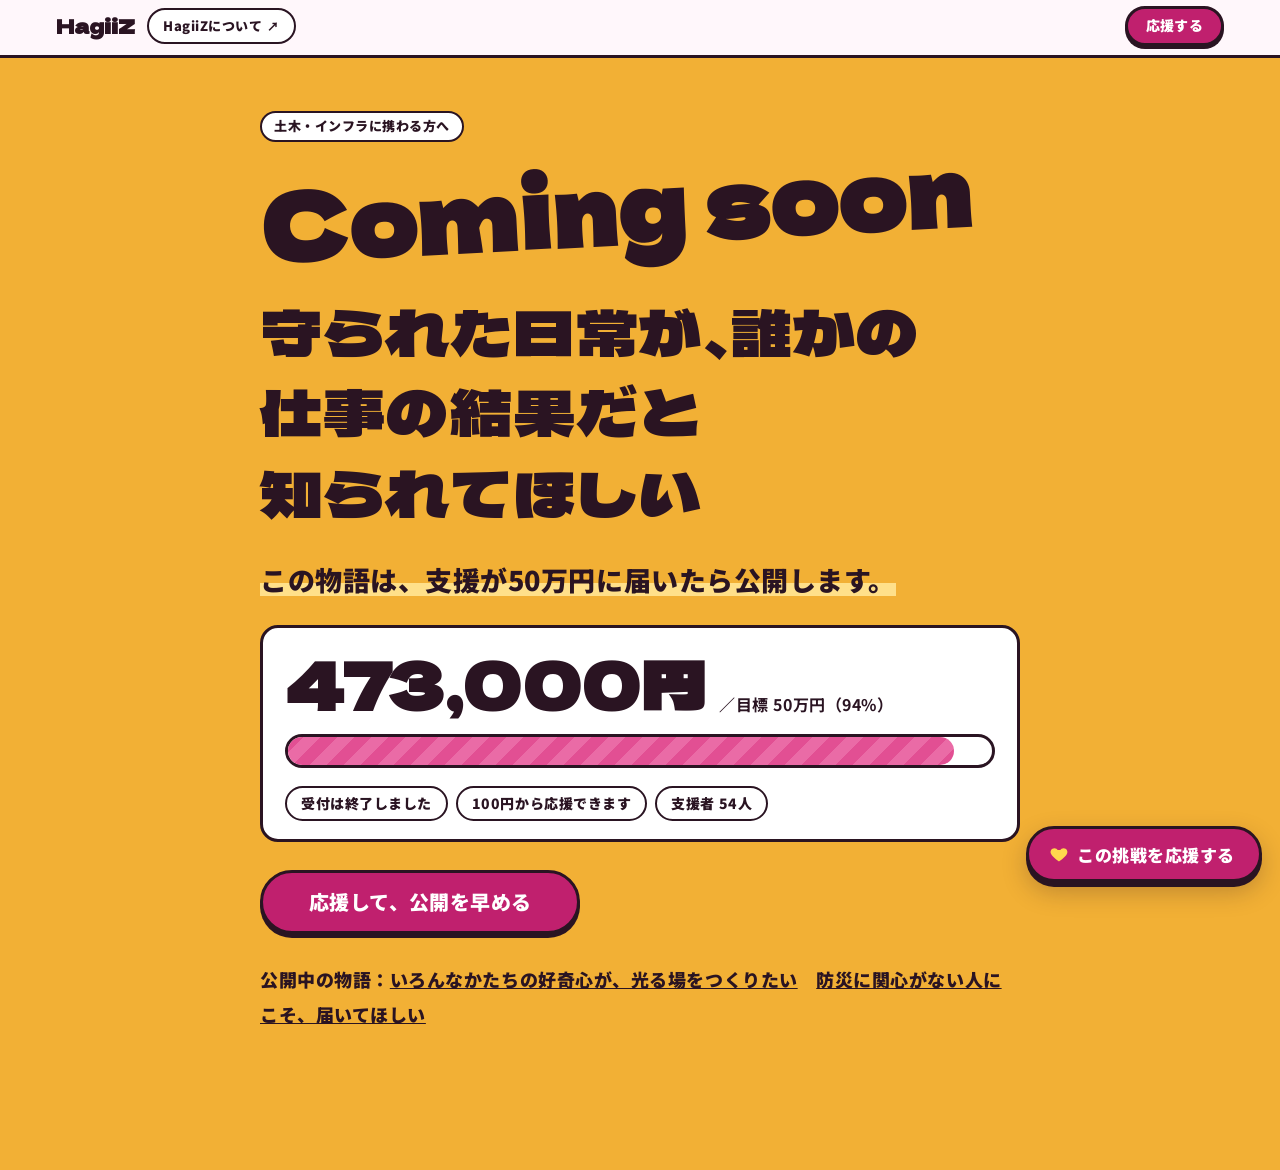
<file: doboku.html>
<!doctype html>
<html lang="ja">
<head>
<meta charset="utf-8">
<meta name="viewport" content="width=device-width, initial-scale=1, viewport-fit=cover">
<meta name="theme-color" content="#E24F93">
<title>守られた日常が、誰かの仕事の結果だと知られてほしい｜HagiiZ</title>
<meta name="description" content="土木・インフラに携わる方へ。橋も、道路も、電気も、水も、何も起きていない日に誰かが守っている。東北大学発 HagiiZ 代表からのメッセージです。">

<!-- SNSで共有したときの表示（公開URLが決まったら https://〜 の部分を書き換えてください） -->
<meta property="og:type" content="article">
<meta property="og:title" content="守られた日常が、誰かの仕事の結果だと知られてほしい｜HagiiZ">
<meta property="og:description" content="土木・インフラに携わる方へ。橋も、道路も、電気も、水も、何も起きていない日に誰かが守っている。東北大学発 HagiiZ 代表からのメッセージです。">
<meta property="og:image" content="https://hagiiz-project.github.io/tomopro-ikemoto/images/ogp/doboku.jpg">
<meta name="twitter:card" content="summary_large_image">

<link rel="icon" href="data:image/svg+xml,<svg xmlns='http://www.w3.org/2000/svg' viewBox='0 0 100 100'><text y='.9em' font-size='90'>🌉</text></svg>">
<link rel="preconnect" href="https://fonts.googleapis.com">
<link rel="preconnect" href="https://fonts.gstatic.com" crossorigin>
<link href="https://fonts.googleapis.com/css2?family=Dela+Gothic+One&family=Noto+Sans+JP:wght@500;700;900&display=swap" rel="stylesheet">
<link rel="stylesheet" href="assets/css/style.css?v=2026-09-27f">
</head>
<body class="story" data-layer="doboku">

<header class="bar">
  <a class="logo" href="index.html">HagiiZ</a>
  <a class="about-btn" data-about href="https://www.hagiiz.com/" target="_blank" rel="noopener">HagiiZについて</a>
  <span class="bar-left" aria-live="off"></span>
  <a class="btn btn--support btn--sm" data-support="header" href="support.html">応援する</a>
  <div class="segs" aria-hidden="true"></div>
</header>

<main id="story">
  <noscript><p style="padding:96px 20px">このページの表示には JavaScript を有効にしてください。寄付は<a href="https://www.kikin.tohoku.ac.jp/project/tomopro/2026/pj_009_2026">東北大学基金「ともプロ！2026」No.09</a>から受け付けています（10/1〜11/30）。</p></noscript>
</main>


<script src="assets/js/config.js?v=2026-09-27f"></script>
<script src="content/works.js?v=2026-09-27f"></script>
<script src="content/doboku.js?v=2026-09-27f"></script>
<script src="assets/js/common.js?v=2026-09-27f"></script>
<script src="assets/js/story.js?v=2026-09-27f"></script>
<script>
/* 更新チェック：HTMLだけ新しく、assets / content フォルダが古いままだと、ここで気づけるようにする */
(function () {
  var want = "2026-09-27f", bad = [];
  if (!window.SITE || window.SITE.BUILD !== want) bad.push("assets/js/config.js");
  if (!window.HZ || window.HZ.BUILD !== want) bad.push("assets/js/common.js");
  var css = getComputedStyle(document.documentElement).getPropertyValue("--build").replace(/["'\s]/g, "");
  if (css !== want) bad.push("assets/css/style.css");
  if (document.querySelector('script[src*="content/"]') && window.CONTENT_BUILD !== want) bad.push("content/");
  if (!bad.length) return;
  var d = document.createElement("div");
  d.setAttribute("role", "alert");
  d.style.cssText = "position:fixed;left:0;right:0;bottom:0;z-index:9999;padding:14px 18px;background:#B00020;color:#fff;font:700 15px/1.6 sans-serif";
  d.textContent = "更新が途中です。次のファイルが古いままです：" + bad.join("、") + "。ZIPの中身を、フォルダごとアップロードしてください。";
  document.body.appendChild(d);
})();
</script>
</body>
</html>
</file>
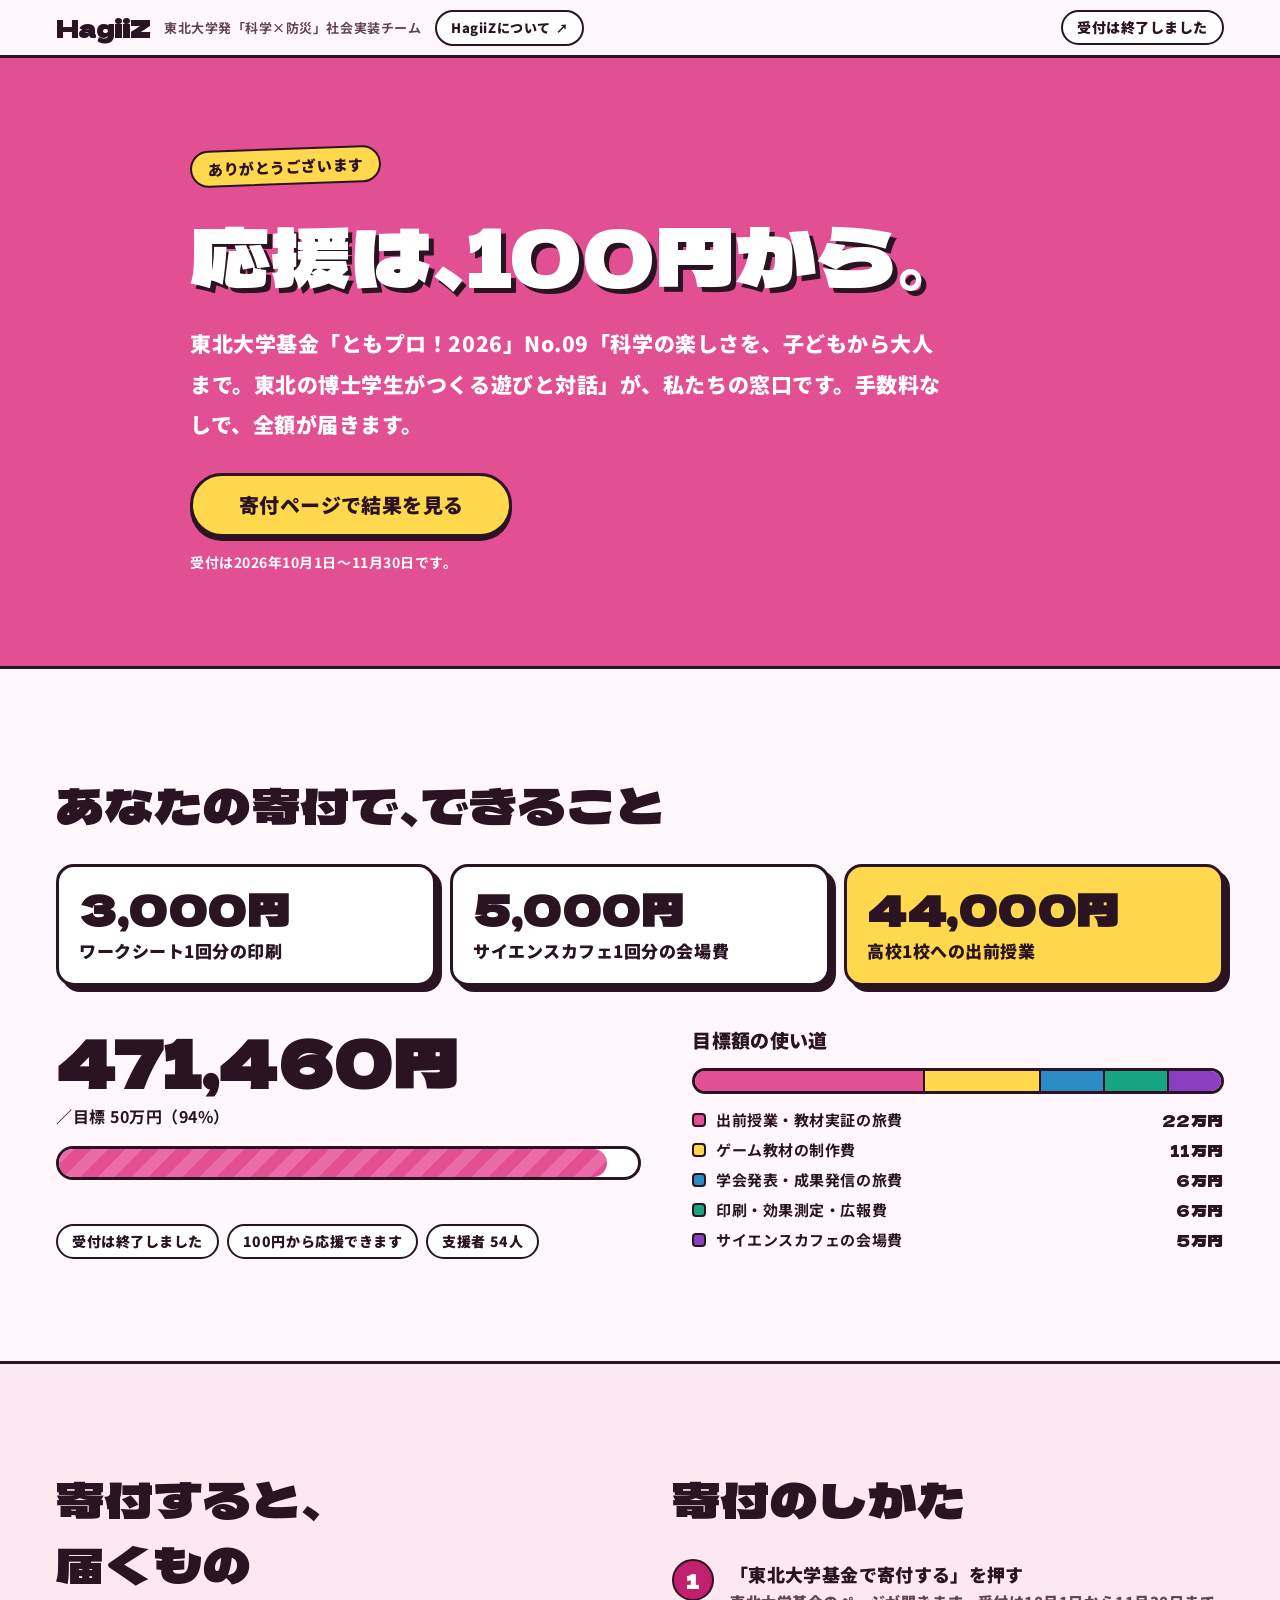
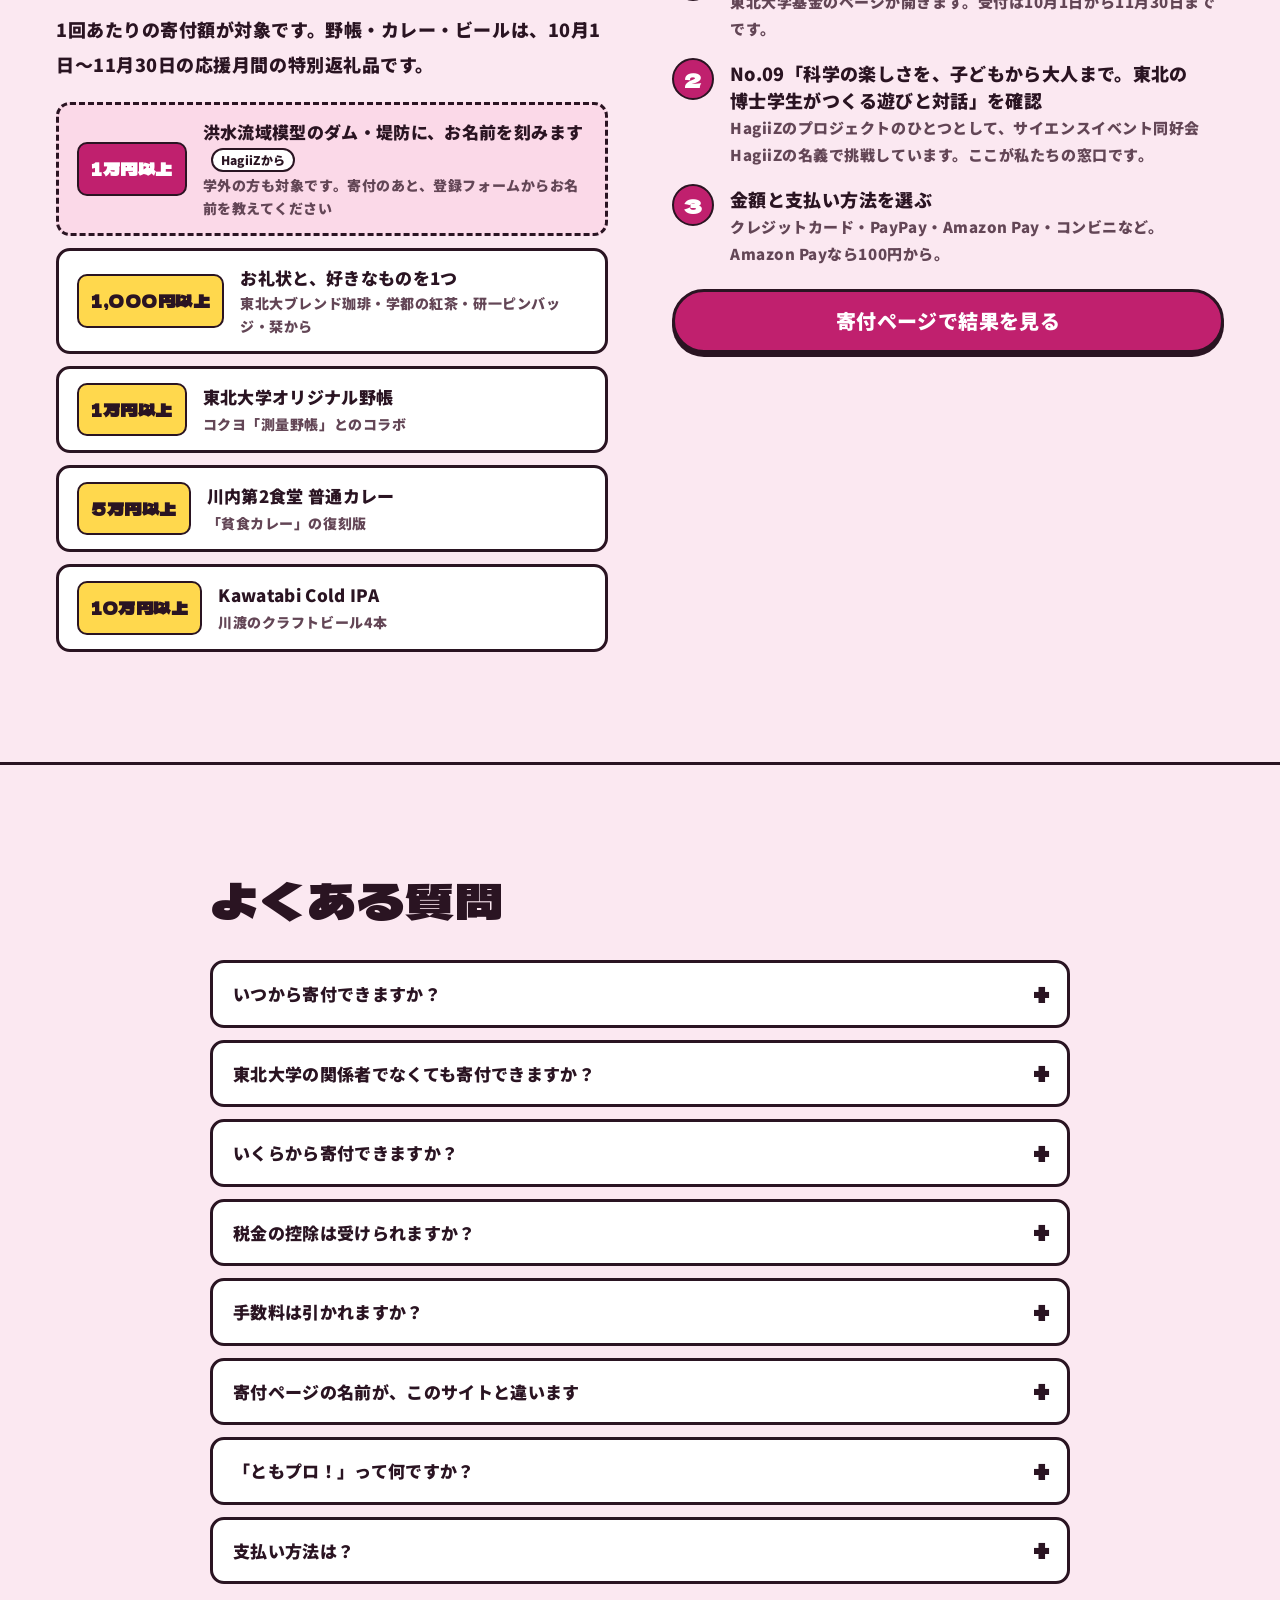
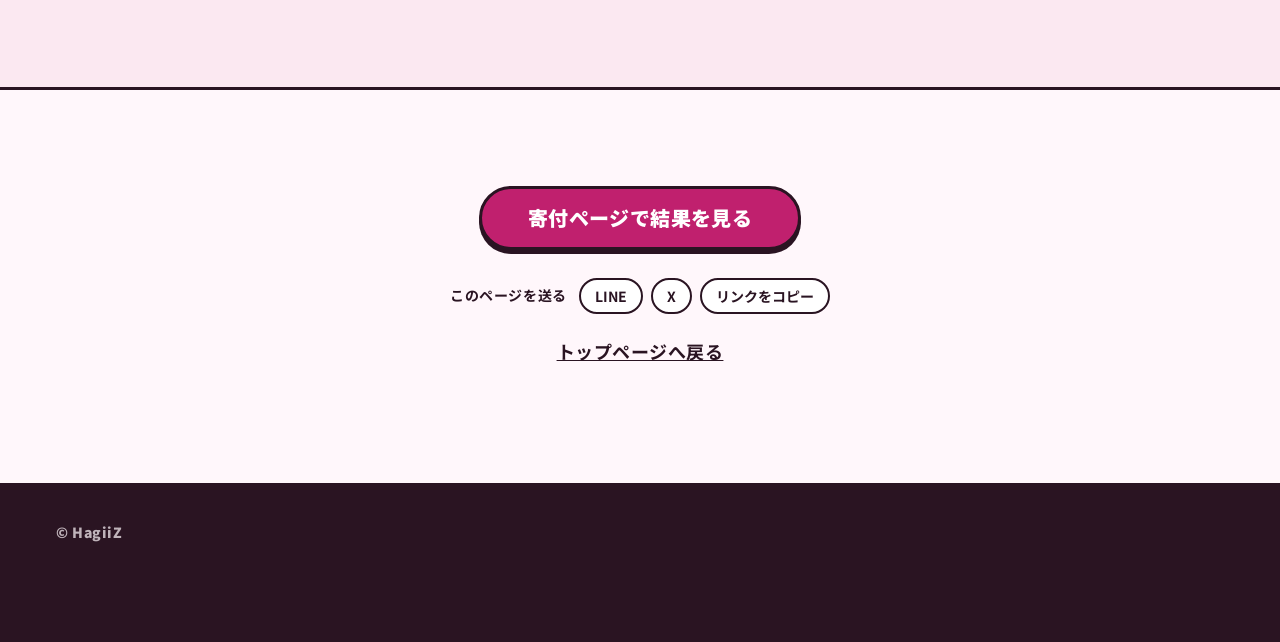
<file: support.html>
<!doctype html>
<html lang="ja">
<head>
<meta charset="utf-8">
<meta name="viewport" content="width=device-width, initial-scale=1, viewport-fit=cover">
<title>応援する｜HagiiZ × ともプロ！2026</title>
<meta name="description" content="HagiiZの挑戦を、東北大学基金「ともプロ！2026」から応援できます。100円から、手数料なしで全額が届きます。">
<meta name="theme-color" content="#E24F93">
<meta property="og:type" content="website">
<meta property="og:title" content="応援する｜HagiiZ × ともプロ！2026">
<meta property="og:description" content="100円から、手数料なしで全額が届きます。">
<meta property="og:image" content="https://hagiiz-project.github.io/tomopro-ikemoto/images/ogp/top.jpg">
<meta name="twitter:card" content="summary_large_image">
<link rel="icon" href="data:image/svg+xml,<svg xmlns='http://www.w3.org/2000/svg' viewBox='0 0 100 100'><text y='.9em' font-size='90'>🌊</text></svg>">
<link rel="preconnect" href="https://fonts.googleapis.com">
<link rel="preconnect" href="https://fonts.gstatic.com" crossorigin>
<link href="https://fonts.googleapis.com/css2?family=Dela+Gothic+One&family=Noto+Sans+JP:wght@500;700;900&display=swap" rel="stylesheet">
<link rel="stylesheet" href="assets/css/style.css?v=2026-09-27f">
</head>
<body class="support-page" data-layer="support">

<header class="head">
  <a class="logo" href="index.html">HagiiZ</a>
  <span class="head-tag">東北大学発「科学×防災」社会実装チーム</span>
  <a class="about-btn" data-about href="https://www.hagiiz.com/" target="_blank" rel="noopener">HagiiZについて</a>
  <span class="count-chip head-count" data-countdown></span>
</header>

<main>
  <!-- 決めてきた人が、すぐ寄付できる -->
  <section class="sp-hero" aria-labelledby="sp-title">
    <div class="wrap sp-hero-inner">
      <p class="sticker">ありがとうございます</p>
      <h1 class="sp-title" id="sp-title">応援は、<br class="sp"><span data-min>100円から</span>。</h1>
      <p class="note sp-lead">東北大学基金「ともプロ！2026」<span data-donate-label></span>が、私たちの窓口です。手数料なしで、全額が届きます。</p>
      <div class="sp-cta">
        <a class="btn btn--donate btn--lg" data-donate="support-top" href="#">東北大学基金で寄付する</a>
        <p class="sp-note">受付は2026年10月1日〜11月30日です。</p>
      </div>
    </div>
  </section>

  <!-- あなたの寄付で起きること -->
  <section class="sp-sec" aria-labelledby="units-title">
    <div class="wrap">
      <h2 class="sec-title" id="units-title">あなたの寄付で、<br class="sp">できること</h2>
      <div id="units"></div>
      <div class="progress-grid">
        <div class="progress-meter" data-gauge></div>
        <div>
          <h3 class="mini-title">目標額の使い道</h3>
          <div id="funds"></div>
        </div>
      </div>
      <div id="stages"></div>
    </div>
  </section>

  <!-- 届くもの -->
  <section class="sp-sec sp-sec--tint" aria-labelledby="gift-title">
    <div class="wrap gift-inner">
      <div>
        <h2 class="sec-title" id="gift-title">寄付すると、<br>届くもの</h2>
        <p class="note">1回あたりの寄付額が対象です。野帳・カレー・ビールは、10月1日〜11月30日の応援月間の特別返礼品です。</p>
        <div id="gifts"></div>
      </div>
      <div>
        <h2 class="sec-title">寄付のしかた</h2>
        <div id="howto"></div>
        <a class="btn btn--donate btn--lg btn--block" data-donate="support-howto" href="#">東北大学基金で寄付する</a>
      </div>
    </div>
  </section>

  <!-- 代表のあいさつ（動画が未設定なら公開時に隠れます） -->
  <section class="sp-sec greeting" id="greeting" aria-labelledby="greeting-title">
    <div class="wrap greeting-inner">
      <div class="greeting-text">
        <h2 class="sec-title" id="greeting-title">代表から、<br>ひとこと。</h2>
        <p class="note">東北大学発 HagiiZ 代表　<span data-name></span></p>
      </div>
      <div class="video-frame" id="video"></div>
    </div>
  </section>

  <!-- よくある質問 -->
  <section class="sp-sec sp-sec--tint faq" aria-labelledby="faq-title">
    <div class="wrap faq-inner">
      <h2 class="sec-title" id="faq-title">よくある質問</h2>
      <div class="faq-list">
        <details>
          <summary>いつから寄付できますか？</summary>
          <p class="note">2026年10月1日から11月30日までです。</p>
        </details>
        <details>
          <summary>東北大学の関係者でなくても寄付できますか？</summary>
          <p class="note">できます。どなたでも寄付でき、返礼品も同じように届きます。1万円以上の方には、洪水流域模型にお名前を刻む特典もあります。</p>
        </details>
        <details>
          <summary>いくらから寄付できますか？</summary>
          <p class="note">Amazon Payなら100円からできます（領収書・返礼品なしの場合）。領収書や返礼品が必要な場合は1,000円からです。</p>
        </details>
        <details>
          <summary>税金の控除は受けられますか？</summary>
          <p class="note">「ともプロ！」への寄付は、税制上の優遇措置の対象です（領収書を発行した場合）。詳しくは<a href="https://www.kikin.tohoku.ac.jp/donator/tax" target="_blank" rel="noopener">東北大学基金の案内</a>をご覧ください。</p>
        </details>
        <details>
          <summary>手数料は引かれますか？</summary>
          <p class="note">引かれません。外部のクラウドファンディングサービスを通さず、東北大学基金が直接受け付けるためです。</p>
        </details>
        <details>
          <summary>寄付ページの名前が、このサイトと違います</summary>
          <p class="note">今回の挑戦は、HagiiZのプロジェクトのひとつとして<b data-donate-owner></b>の名義で申し込んでいます。基金のページでは<b data-donate-label></b>として載っています。そこが私たちの窓口です。</p>
        </details>
        <details>
          <summary>「ともプロ！」って何ですか？</summary>
          <p class="note">東北大学基金が主催する、学生のためのクラウドファンディングです。応募した企画のうち、選考を通ったものだけが挑戦できます。</p>
        </details>
        <details>
          <summary>支払い方法は？</summary>
          <p class="note">クレジットカード、銀行振込、コンビニ、郵便振替、PayPay、Amazon Payから選べます。法人・団体の方もWebフォームから申し込めます。</p>
        </details>
      </div>
    </div>
  </section>

  <section class="sp-end">
    <div class="wrap">
      <a class="btn btn--donate btn--lg" data-donate="support-end" href="#">東北大学基金で寄付する</a>
      <div id="share"></div>
      <p><a class="home-link" href="index.html">トップページへ戻る</a></p>
    </div>
  </section>
</main>

<footer class="site-foot">
  <p>© HagiiZ</p>
</footer>

<script src="assets/js/config.js?v=2026-09-27f"></script>
<script src="assets/js/common.js?v=2026-09-27f"></script>
<script src="assets/js/support.js?v=2026-09-27f"></script>
<script>
/* 更新チェック：HTMLだけ新しく、assets / content フォルダが古いままだと、ここで気づけるようにする */
(function () {
  var want = "2026-09-27f", bad = [];
  if (!window.SITE || window.SITE.BUILD !== want) bad.push("assets/js/config.js");
  if (!window.HZ || window.HZ.BUILD !== want) bad.push("assets/js/common.js");
  var css = getComputedStyle(document.documentElement).getPropertyValue("--build").replace(/["'\s]/g, "");
  if (css !== want) bad.push("assets/css/style.css");
  if (document.querySelector('script[src*="content/"]') && window.CONTENT_BUILD !== want) bad.push("content/");
  if (!bad.length) return;
  var d = document.createElement("div");
  d.setAttribute("role", "alert");
  d.style.cssText = "position:fixed;left:0;right:0;bottom:0;z-index:9999;padding:14px 18px;background:#B00020;color:#fff;font:700 15px/1.6 sans-serif";
  d.textContent = "更新が途中です。次のファイルが古いままです：" + bad.join("、") + "。ZIPの中身を、フォルダごとアップロードしてください。";
  document.body.appendChild(d);
})();
</script>
</body>
</html>
</file>
<file: assets/css/style.css>
/* =========================================================
   HagiiZ 応援サイト
   書体の役割
     叫ぶ（見出し・大きな数字）…… Dela Gothic One
     主張（言い切りの一文・ボタン）… Noto Sans JP 900
     説明（語り・補足）…………………… ふい字（無ければ Zen Kurenaido）
   ========================================================= */

/* ふい字：assets/fonts/ に置くと使われます（assets/fonts/README.md 参照）。
   端末にインストール済みなら、それも使います。 */
@font-face {
  font-family: "HuiFont";
  src: local("ふい字Ｐ"), local("ふい字P"), local("ふい字"), local("HuiFontP"), local("HuiFont"),
       url("../fonts/HuiFont.woff2") format("woff2"),
       url("../fonts/HuiFont.ttf") format("truetype");
  font-display: swap;
}

:root {
  --build: "2026-09-27f";   /* 更新の確認用（触らない） */
  color-scheme: light;

  --rose: #E24F93;
  --rose-deep: #C0206E;     /* 白文字を載せる用（5.7:1） */
  --rose-pale: #FBD9E8;
  --paper: #FFF7FB;
  --paper-2: #FBE8F1;
  --ink: #2A1422;           /* 濃い葡萄色 */
  --ink-2: #634656;
  --sun: #FFD84D;
  --water: #2C8AC4;
  --white: #FFFFFF;

  --accent: var(--rose);
  --accent-ink: var(--rose-deep);
  --on-accent: #FFFFFF;
  --hl: #FFE58A;            /* 主張に引くマーカー */

  --f-shout: "Dela Gothic One", "Noto Sans JP", "Hiragino Kaku Gothic StdN", "Yu Gothic", sans-serif;
  --f-claim: "Noto Sans JP", "Noto Sans CJK JP", "Hiragino Kaku Gothic ProN", "Yu Gothic", "Meiryo", sans-serif;
  /* 説明の文章も、見出し（例：「防災に関心がない人にこそ、届いてほしい」）と同じゴシック。
     ふい字に戻すときは、先頭に "HuiFont", を足してください。 */
  --f-note: "Noto Sans JP", "Noto Sans CJK JP", "Hiragino Kaku Gothic ProN", "Yu Gothic", "Meiryo", sans-serif;
  --w-note: 900;            /* 太さ。重く感じたら 700 に */

  --bar-h: 58px;
  --radius: 18px;
  --line: 3px solid var(--ink);
  --pad-x: clamp(18px, 5vw, 56px);
  --safe-b: env(safe-area-inset-bottom, 0px);
}

/* 分野ごとの色 */
[data-layer="doboku"]  { --accent: #F2B035; --accent-ink: #8A5B00; --on-accent: #2A1422; --hl: #FFE08A; }
[data-layer="bosai"]   { --accent: #8A3FC0; --accent-ink: #6E2AA0; --on-accent: #FFFFFF; --hl: #E6D0F7; }
[data-layer="science"] { --accent: #17A67F; --accent-ink: #0E7357; --on-accent: #FFFFFF; --hl: #BFEFDC; }

*, *::before, *::after { box-sizing: border-box; }
html { -webkit-text-size-adjust: 100%; scroll-padding-top: calc(var(--bar-h) + 16px); }
@media (prefers-reduced-motion: no-preference) { html { scroll-behavior: smooth; } }

body {
  margin: 0;
  background: var(--paper);
  color: var(--ink);
  font-family: var(--f-note);
  font-weight: var(--w-note);
  font-size: 17px;
  line-height: 1.95;
  letter-spacing: 0.03em;
  overflow-wrap: anywhere;
}
@media (min-width: 900px) { body { font-size: 18px; } }

img { max-width: 100%; display: block; }
a { color: inherit; }
b, strong { font-weight: 700; }
[hidden] { display: none !important; }

:focus-visible { outline: 3px solid var(--water); outline-offset: 3px; }

.wrap { max-width: 1180px; margin: 0 auto; }
.sp { display: inline; }
@media (min-width: 720px) { .sp { display: none; } }

/* ---------- 書体の役割 ---------- */
.note { font-family: var(--f-note); font-weight: var(--w-note); }

.sec-title,
.hero-title,
.cover-title,
.scene-title,
.final-title,
.mid-claim {
  font-family: var(--f-shout);
  font-weight: 400;
  letter-spacing: 0.02em;
  line-break: strict;
  word-break: auto-phrase;
}

.claim,
.qcard-claim,
.item-title,
.stage-title,
.gift-item,
.howto-t,
.tldr li,
.btn,
.door-title,
.cross-title,
summary {
  font-family: var(--f-claim);
  font-weight: 900;
  letter-spacing: 0.02em;
  word-break: auto-phrase;
}

.sec-title {
  font-size: clamp(28px, 4.4vw, 48px);
  line-height: 1.35;
  margin: 0 0 28px;
}

/* マーカー：読むところまで来たら、線が引かれる */
.mk,
.claim .hl {
  background-image: linear-gradient(transparent 58%, var(--hl) 58%, var(--hl) 92%, transparent 92%);
  background-repeat: no-repeat;
  background-size: 0% 100%;
  transition: background-size .7s cubic-bezier(.3,.8,.3,1) .1s;
  -webkit-box-decoration-break: clone;
  box-decoration-break: clone;
}
.mk { font-family: var(--f-claim); font-weight: 900; }
.mk.is-on,
.claim.is-on .hl { background-size: 100% 100%; }
.top .mk, .top .claim .hl { --hl: var(--sun); }

/* ---------- 制作中の目印 ---------- */
mark.todo {
  background: var(--sun);
  color: var(--ink);
  outline: 2px dashed var(--ink);
  padding: 0 .2em;
  font-family: var(--f-claim);
  font-weight: 700;
}

/* ---------- 画像枠 ---------- */
.img-slot {
  position: relative;
  width: 100%;
  height: 100%;
  min-height: 180px;
  overflow: hidden;
  background-color: var(--paper-2);
  background-image: repeating-radial-gradient(ellipse 120% 80% at 30% 60%, transparent 0 28px, #EFC4D8 28px 29.5px);
}
.img-slot img { width: 100%; height: 100%; object-fit: cover; }
.img-slot.has-img { background: none; }
.img-label {
  position: absolute;
  left: 12px; right: 12px; bottom: 12px;
  font-family: var(--f-claim);
  font-size: 12px;
  line-height: 1.5;
  background: rgba(255, 247, 251, .94);
  padding: 8px 10px;
  border-left: 4px solid var(--accent);
}
.img-slot.has-img .img-label { display: none; }
.is-gone { display: none !important; }

/* ---------- ボタン ---------- */
.btn {
  display: inline-flex;
  align-items: center;
  justify-content: center;
  gap: .4em;
  min-height: 54px;
  padding: 0 28px;
  border: var(--line);
  border-radius: 999px;
  font-size: 17px;
  line-height: 1.3;
  text-align: center;
  text-decoration: none;
  cursor: pointer;
  transition: transform .12s ease, box-shadow .12s ease, background-color .12s ease;
  -webkit-tap-highlight-color: transparent;
}
.btn:active { transform: translateY(3px); box-shadow: 0 1px 0 var(--ink); }
.btn--donate {
  background: var(--rose-deep);
  color: var(--white);
  box-shadow: 0 4px 0 var(--ink);
}
.btn--donate:hover { transform: translateY(-2px); box-shadow: 0 6px 0 var(--ink); }
.btn--support {
  background: var(--rose-deep);
  color: var(--white);
  box-shadow: 0 4px 0 var(--ink);
}
.btn--support:hover { transform: translateY(-2px); box-shadow: 0 6px 0 var(--ink); }
.btn--sub {
  background: var(--white);
  color: var(--ink);
  box-shadow: 0 4px 0 var(--ink);
}
.btn--sub:hover { background: var(--paper-2); }
.btn--ghost {
  background: transparent;
  color: inherit;
  border-color: currentColor;
}
.btn--ghost:hover { background: rgba(255,255,255,.14); }
.btn--pour,
.btn--fast {
  background: var(--sun);
  color: var(--ink);
  box-shadow: 0 5px 0 var(--ink);
  font-size: 19px;
  min-height: 60px;
}
.btn--pour:hover,
.btn--fast:hover { transform: translateY(-2px); box-shadow: 0 7px 0 var(--ink); }
.btn--sm { min-height: 40px; padding: 0 18px; font-size: 14px; box-shadow: 0 3px 0 var(--ink); }
.btn--lg { min-height: 64px; padding: 0 46px; font-size: 20px; }
.btn--block { display: flex; width: 100%; }
.btn-row { display: flex; flex-wrap: wrap; gap: 14px; align-items: center; }

.btn-text {
  background: none;
  border: 0;
  padding: 8px 4px;
  cursor: pointer;
  color: inherit;
  font-family: var(--f-claim);
  font-weight: 700;
  font-size: 15px;
  text-decoration: underline;
  text-decoration-thickness: 2px;
  text-underline-offset: 4px;
}

.chip-btn {
  font-family: var(--f-claim);
  font-weight: 700;
  font-size: 14px;
  padding: 6px 14px;
  border: 2px solid var(--ink);
  border-radius: 999px;
  background: var(--white);
  color: var(--ink);
  cursor: pointer;
}
.chip-btn:hover { background: var(--sun); }

.count-chip,
.badge,
.meter-chip {
  display: inline-flex;
  align-items: center;
  gap: .3em;
  font-family: var(--f-claim);
  font-weight: 900;
  font-size: 14px;
  line-height: 1.2;
  padding: 7px 14px;
  border: 2px solid var(--ink);
  border-radius: 999px;
  background: var(--white);
  color: var(--ink);
  white-space: nowrap;
}
.count-chip:empty, .meter-chip:empty { display: none; }
[data-countdown][data-phase="live"] { background: var(--sun); }
[data-countdown].is-hurry { background: var(--rose-deep); color: var(--white); animation: pulse 1.6s ease-in-out infinite; }
@keyframes pulse { 50% { transform: scale(1.06); } }

/* =========================================================
   トップページ
   ========================================================= */

.head {
  position: sticky;
  top: 0;
  z-index: 30;
  display: flex;
  align-items: center;
  gap: 14px;
  min-height: var(--bar-h);
  padding: 8px var(--pad-x);
  background: var(--paper);
  border-bottom: var(--line);
}
.logo {
  font-family: var(--f-shout);
  font-size: 24px;
  line-height: 1;
  text-decoration: none;
  letter-spacing: 0;
}
.head-tag {
  font-family: var(--f-claim);
  font-weight: 700;
  font-size: 13px;
  color: var(--ink-2);
}
.head-count { margin-left: auto; }
.head .btn--support { margin-left: auto; }
@media (max-width: 899px) { .head-tag { display: none; } }
@media (max-width: 719px) {
  .head-count { display: none; }
  .head .btn--support { margin-left: auto; }
}

.sticker {
  display: inline-block;
  margin: 0 0 18px;
  padding: 6px 16px;
  font-family: var(--f-claim);
  font-weight: 900;
  font-size: 15px;
  line-height: 1.4;
  color: var(--ink);
  background: var(--sun);
  border: 2px solid var(--ink);
  border-radius: 999px;
  transform: rotate(-2deg);
}

/* ---- ① ヒーロー ---- */
.hero {
  position: relative;
  background: var(--rose);
  color: var(--white);
  border-bottom: var(--line);
  padding: clamp(28px, 5vw, 72px) var(--pad-x) clamp(64px, 7vw, 96px);
}
.hero-inner {
  max-width: 1180px;
  margin: 0 auto;
  display: grid;
  grid-template-columns: minmax(0, 1.1fr) minmax(0, 1fr);
  gap: clamp(28px, 4vw, 64px);
  align-items: center;
}
.hero-title {
  font-size: clamp(34px, 5.4vw, 70px);
  line-height: 1.25;
  margin: 0 0 22px;
  text-shadow: .06em .06em 0 var(--ink);
}
.hero-lead {
  word-break: auto-phrase;
  margin: 0 0 22px;
  font-size: clamp(18px, 1.7vw, 21px);
  line-height: 1.9;
  max-width: 30em;
}
.hero-badges { display: flex; flex-wrap: wrap; gap: 10px; }
.badge--goal { background: var(--sun); }
.badge--goal b { font-family: var(--f-shout); font-weight: 400; font-size: 17px; }

.model-wrap { text-align: center; }
.model {
  border: 4px solid var(--ink);
  border-radius: var(--radius);
  overflow: hidden;
  box-shadow: 10px 10px 0 var(--ink);
  background: #EAF0F2;
}
.model canvas { display: block; width: 100%; aspect-ratio: 16 / 10; height: auto; }
.model.is-shake { animation: shake .5s ease; }
@keyframes shake {
  20% { transform: translateX(-6px) rotate(-.6deg); }
  40% { transform: translateX(6px) rotate(.6deg); }
  60% { transform: translateX(-4px); }
  80% { transform: translateX(3px); }
}
#model-btn {
  touch-action: none;
  -webkit-user-select: none;
  user-select: none;
  -webkit-touch-callout: none;
}
#model-btn.is-pressing {
  transform: translateY(4px) scale(.98);
  box-shadow: 0 1px 0 var(--ink);
  background: #FFE58A;
}
.model-caption {
  min-height: 3.6em;
  margin: 18px 0 12px;
  font-family: var(--f-claim);
  font-weight: 900;
  font-size: clamp(18px, 1.8vw, 21px);
  line-height: 1.7;
}
.model-actions { display: flex; align-items: center; justify-content: center; gap: 14px; flex-wrap: wrap; }
.model-actions .btn-text { color: var(--white); }
.model-cta {
  margin-top: 16px;
  padding: 20px;
  background: var(--white);
  color: var(--ink);
  border: var(--line);
  border-radius: var(--radius);
  box-shadow: 6px 6px 0 var(--ink);
  animation: pop .45s cubic-bezier(.2,1.4,.4,1) both;
}
.model-cta-t {
  margin: 0 0 14px;
  font-family: var(--f-shout);
  font-size: clamp(19px, 2vw, 24px);
  line-height: 1.5;
}
.model-cta .btn-row { justify-content: center; }
.model-cta .btn--ghost { color: var(--ink); }
@keyframes pop { from { transform: scale(.85) translateY(10px); opacity: 0; } }

.hero-skip {
  position: absolute;
  left: 50%;
  bottom: 14px;
  transform: translateX(-50%);
  font-family: var(--f-claim);
  font-weight: 700;
  font-size: 14px;
  color: var(--white);
  text-decoration: none;
  padding-bottom: 22px;
}
.hero-skip::after {
  content: "";
  position: absolute;
  left: 50%;
  bottom: 4px;
  width: 10px; height: 10px;
  border-right: 3px solid currentColor;
  border-bottom: 3px solid currentColor;
  transform: translateX(-50%) rotate(45deg);
}

@media (max-width: 859px) {
  .hero-inner { grid-template-columns: 1fr; gap: 18px; }
  .hero { padding-top: 18px; padding-bottom: 84px; }
  .hero-title { margin-bottom: 14px; }
  .hero-lead { font-size: 16px; line-height: 1.8; margin-bottom: 0; }
  .hero-badges { display: none; }
  .sticker { font-size: 13px; margin-bottom: 12px; }
  .model-caption { margin: 12px 0 8px; min-height: 3.4em; }
}

/* ---- 流れる帯 ---- */
.marquee {
  overflow: hidden;
  background: var(--ink);
  color: var(--sun);
  border-bottom: var(--line);
  padding: 14px 0;
}
.marquee-track {
  display: flex;
  width: max-content;
  animation: marquee 32s linear infinite;
}
.marquee-track span {
  font-family: var(--f-shout);
  font-size: clamp(20px, 2.6vw, 30px);
  line-height: 1.2;
  white-space: nowrap;
  padding-right: 1.6em;
}
.marquee-track span::after { content: "●"; margin-left: 1.6em; font-size: .5em; vertical-align: middle; color: var(--rose); }
@keyframes marquee { to { transform: translateX(-50%); } }

/* ---- ② 30秒でわかる ---- */
.quick { padding: clamp(56px, 8vw, 104px) var(--pad-x); }
.quick-grid {
  list-style: none;
  margin: 0;
  padding: 0;
  display: grid;
  grid-template-columns: repeat(3, minmax(0, 1fr));
  gap: clamp(16px, 2.4vw, 28px);
}
.qcard {
  display: flex;
  flex-direction: column;
  gap: 12px;
  padding: 26px 24px 28px;
  background: var(--white);
  border: var(--line);
  border-radius: var(--radius);
  box-shadow: 7px 7px 0 var(--ink);
}
.q {
  align-self: flex-start;
  font-family: var(--f-shout);
  font-size: 16px;
  padding: 4px 14px;
  background: var(--sun);
  border: 2px solid var(--ink);
  border-radius: 999px;
  transform: rotate(-2deg);
}
.qcard-claim { margin: 0; font-size: clamp(21px, 2.2vw, 26px); line-height: 1.5; }
.qcard .note { margin: 0; }
.qcard--ask { background: var(--rose); color: var(--white); }
.qcard--ask .btn { margin-top: auto; background: var(--sun); color: var(--ink); }
@media (max-width: 859px) { .quick-grid { grid-template-columns: 1fr; } }

/* ---- ③ ゲージ・ステージ ---- */
.progress {
  padding: clamp(56px, 8vw, 104px) var(--pad-x);
  background: var(--paper-2);
  border-top: var(--line);
  border-bottom: var(--line);
}
.progress-meter { margin-bottom: 40px; }
.meter-now { margin: 0 0 14px; display: flex; flex-wrap: wrap; align-items: baseline; gap: 4px 14px; }
.meter-big { font-family: var(--f-shout); font-size: clamp(40px, 6vw, 64px); line-height: 1.1; }
.meter-sub { font-family: var(--f-claim); font-weight: 700; font-size: 16px; }
.meter {
  position: relative;
  height: 34px;
  background: var(--white);
  border: var(--line);
  border-radius: 999px;
  margin-bottom: 44px;
}
.meter-fill {
  position: absolute;
  left: 0; top: 0; bottom: 0;
  width: 0;
  border-radius: 999px;
  background: repeating-linear-gradient(-45deg, var(--rose) 0 12px, #EA6BA6 12px 24px);
  transition: width 1.2s cubic-bezier(.3,.8,.3,1);
}
.meter.is-on .meter-fill { width: max(var(--pct), 0%); }
.meter-mark {
  position: absolute;
  top: -3px; bottom: -3px;
  width: 3px;
  background: var(--ink);
  transform: translateX(-1.5px);
}
.meter-mark span {
  position: absolute;
  top: 100%;
  right: 0;
  margin-top: 8px;
  font-family: var(--f-claim);
  font-weight: 900;
  font-size: 13px;
  white-space: nowrap;
}
.meter-mark:last-child { display: none; }
.meter-chips { display: flex; flex-wrap: wrap; gap: 8px; }

.stages {
  list-style: none;
  margin: 0;
  padding: 0;
  display: grid;
  grid-template-columns: repeat(3, minmax(0, 1fr));
  gap: 16px;
}
.stage {
  display: flex;
  flex-direction: column;
  gap: 6px;
  padding: 20px 20px 22px;
  background: var(--white);
  border: var(--line);
  border-radius: var(--radius);
}
.stage-amount {
  display: flex;
  align-items: center;
  gap: 10px;
  font-family: var(--f-shout);
  font-size: 28px;
  line-height: 1.2;
}
.stage-goal {
  font-family: var(--f-claim);
  font-weight: 900;
  font-size: 13px;
  padding: 3px 10px;
  background: var(--rose-deep);
  color: var(--white);
  border-radius: 999px;
}
.stage-title { font-size: 17px; line-height: 1.55; }
.stage-text { font-size: 15px; line-height: 1.8; color: var(--ink-2); }
.stage--goal { background: var(--sun); }
.stage--goal .stage-text { color: var(--ink); }
@media (max-width: 859px) { .stages { grid-template-columns: 1fr; } }

/* ---- ④ 数字 ---- */
.stats { background: var(--ink); color: var(--paper); padding: clamp(40px, 6vw, 64px) var(--pad-x); }
.stats ul {
  list-style: none;
  padding: 0;
  display: grid;
  grid-template-columns: repeat(auto-fit, minmax(180px, 1fr));
  gap: clamp(18px, 2.6vw, 36px);
}
.stats li { display: flex; flex-wrap: wrap; align-items: baseline; gap: 0 6px; border-left: 4px solid var(--sun); padding-left: 16px; }
.stats-num { font-family: var(--f-shout); font-size: clamp(44px, 5.6vw, 72px); line-height: 1; color: var(--sun); }
.stats-unit { font-family: var(--f-claim); font-weight: 900; font-size: 16px; }
.stats-label { flex-basis: 100%; font-size: 14px; line-height: 1.6; margin-top: 8px; color: rgba(255,247,251,.86); }
@media (max-width: 859px) { .stats ul { grid-template-columns: repeat(2, minmax(0, 1fr)); } }

/* ---- ⑤ あいさつ ---- */
.greeting { padding: clamp(56px, 8vw, 104px) var(--pad-x); }
.greeting-inner {
  display: grid;
  grid-template-columns: minmax(0, .8fr) minmax(0, 1.4fr);
  gap: clamp(24px, 4vw, 56px);
  align-items: center;
}
.video-frame {
  position: relative;
  aspect-ratio: 16 / 9;
  background: var(--ink);
  border: 4px solid var(--ink);
  border-radius: var(--radius);
  overflow: hidden;
  box-shadow: 10px 10px 0 var(--rose);
}
.video-frame iframe, .video-frame video, .video-frame .img-slot {
  position: absolute; inset: 0; width: 100%; height: 100%; border: 0;
}
@media (max-width: 859px) { .greeting-inner { grid-template-columns: 1fr; } }

/* ---- ⑥ 3つの物語 ---- */
.doors { padding: clamp(56px, 8vw, 104px) var(--pad-x); background: var(--paper-2); border-top: var(--line); }
.doors-lead { margin: -12px 0 32px; }
.fast-word { font-family: var(--f-claim); font-weight: 900; background: var(--sun); padding: 0 .3em; }
.doors-grid { display: grid; grid-template-columns: repeat(3, minmax(0, 1fr)); gap: clamp(18px, 2.4vw, 32px); }
.door {
  display: flex;
  flex-direction: column;
  text-decoration: none;
  color: var(--ink);
  background: var(--white);
  border: var(--line);
  border-radius: var(--radius);
  overflow: hidden;
  box-shadow: 8px 8px 0 var(--accent);
  transition: transform .15s ease, box-shadow .15s ease;
}
.door:hover { transform: translate(-3px, -3px); box-shadow: 12px 12px 0 var(--accent); }
.door-img { border-bottom: var(--line); }
.door-img .img-slot { aspect-ratio: 4 / 3; height: auto; min-height: 0; }
.door-body { display: flex; flex-direction: column; gap: 12px; padding: 20px 20px 22px; flex: 1; }
.door-pill {
  align-self: flex-start;
  font-family: var(--f-claim);
  font-weight: 900;
  font-size: 13px;
  line-height: 1.3;
  padding: 5px 12px;
  border-radius: 999px;
  background: var(--accent);
  color: var(--on-accent);
  border: 2px solid var(--ink);
}
.door-title { font-size: clamp(19px, 1.9vw, 22px); line-height: 1.55; }
.door-meta {
  margin-top: auto;
  font-family: var(--f-claim);
  font-weight: 700;
  font-size: 14px;
  color: var(--ink-2);
}
@media (max-width: 859px) { .doors-grid { grid-template-columns: 1fr; } }

/* ---- ⑦ 返礼品・寄付のしかた ---- */
.gift-sec { padding: clamp(56px, 8vw, 104px) var(--pad-x); border-top: var(--line); }
.gift-inner { display: grid; grid-template-columns: repeat(2, minmax(0, 1fr)); gap: clamp(32px, 5vw, 72px); }
.gift-inner > div > .note { margin: -12px 0 20px; }
@media (max-width: 859px) { .gift-inner { grid-template-columns: 1fr; } }

.gifts { list-style: none; margin: 0 0 8px; padding: 0; display: grid; gap: 12px; }
.gift {
  display: grid;
  grid-template-columns: auto 1fr;
  grid-template-areas: "amt item" "amt note";
  gap: 2px 16px;
  align-items: center;
  padding: 14px 18px;
  background: var(--white);
  border: var(--line);
  border-radius: 14px;
}
.gift-amount {
  grid-area: amt;
  font-family: var(--f-shout);
  font-size: 17px;
  padding: 8px 12px;
  background: var(--sun);
  border: 2px solid var(--ink);
  border-radius: 10px;
  white-space: nowrap;
}
.gift-item { grid-area: item; font-size: 17px; line-height: 1.5; }
.gift-note { grid-area: note; font-size: 14px; line-height: 1.6; color: var(--ink-2); }

.howto { list-style: none; margin: 0 0 20px; padding: 0; counter-reset: step; display: grid; gap: 14px; }
.howto li {
  position: relative;
  counter-increment: step;
  display: flex;
  flex-direction: column;
  padding: 2px 0 2px 58px;
  min-height: 44px;
}
.howto li::before {
  content: counter(step);
  position: absolute;
  left: 0; top: 0;
  width: 42px; height: 42px;
  display: grid;
  place-items: center;
  font-family: var(--f-shout);
  font-size: 20px;
  background: var(--rose-deep);
  color: var(--white);
  border: 2px solid var(--ink);
  border-radius: 50%;
}
.howto-t { font-size: 18px; line-height: 1.5; }
.howto-d { font-size: 15px; line-height: 1.8; color: var(--ink-2); }

/* ---- ⑧ よくある質問 ---- */
.faq { padding: clamp(56px, 8vw, 104px) var(--pad-x); background: var(--paper-2); border-top: var(--line); }
.faq-inner { max-width: 860px; }
.faq-list { display: grid; gap: 12px; }
.faq details {
  background: var(--white);
  border: var(--line);
  border-radius: 14px;
}
.faq summary {
  list-style: none;
  position: relative;
  padding: 18px 56px 18px 20px;
  font-size: 17px;
  line-height: 1.5;
  cursor: pointer;
}
.faq summary::-webkit-details-marker { display: none; }
.faq summary::after {
  content: "+";
  position: absolute;
  right: 18px; top: 50%;
  transform: translateY(-50%);
  font-family: var(--f-shout);
  font-size: 26px;
  line-height: 1;
}
.faq details[open] summary::after { content: "−"; }
.faq details p { margin: 0; padding: 0 20px 20px; }

/* ---- ⑨ 最後のひと押し ---- */
.final {
  padding: clamp(64px, 9vw, 120px) var(--pad-x) clamp(72px, 9vw, 120px);
  background: var(--rose);
  color: var(--white);
  border-top: var(--line);
  text-align: center;
}
.final-inner { max-width: 900px; }
.final-title {
  font-size: clamp(30px, 5vw, 58px);
  line-height: 1.35;
  margin: 20px 0 18px;
  text-shadow: .06em .06em 0 var(--ink);
}
.final-remain { font-size: 19px; margin: 0 0 26px; }
.final .btn-row { justify-content: center; }
.final .btn--support { background: var(--sun); color: var(--ink); }
.final .share { justify-content: center; margin-top: 32px; }
.final .share-label { color: var(--white); }

/* ---- シェア ---- */
.share { display: flex; flex-wrap: wrap; align-items: center; gap: 8px; margin-top: 24px; }
.share-label { font-family: var(--f-claim); font-weight: 700; font-size: 14px; margin-right: 4px; }

/* ---- フッター ---- */
.site-foot {
  padding: 36px var(--pad-x) calc(36px + var(--safe-b));
  background: var(--ink);
  color: var(--paper);
  font-family: var(--f-claim);
  font-size: 14px;
}
.site-foot ul { list-style: none; margin: 0 0 16px; padding: 0; display: flex; flex-wrap: wrap; gap: 8px 22px; }
.site-foot a { text-underline-offset: 3px; }
.site-foot p { margin: 0; opacity: .7; }

/* ---- 画面下の寄付バー（スマホ） ---- */
.dock {
  position: fixed;
  left: 0; right: 0; bottom: 0;
  z-index: 40;
  display: flex;
  align-items: center;
  gap: 12px;
  padding: 10px 14px calc(10px + var(--safe-b));
  background: var(--white);
  border-top: var(--line);
  transform: translateY(110%);
  transition: transform .25s ease;
}
.dock.is-shown { transform: none; }
.dock-info { display: flex; flex-direction: column; gap: 2px; min-width: 0; flex: 1; }
.dock-count {
  align-self: flex-start;
  font-family: var(--f-claim);
  font-weight: 900;
  font-size: 12px;
  padding: 2px 10px;
  border: 2px solid var(--ink);
  border-radius: 999px;
}
.dock-count:empty { display: none; }
.dock-goal { font-family: var(--f-claim); font-weight: 700; font-size: 13px; }
.dock-goal b { font-family: var(--f-shout); font-weight: 400; font-size: 16px; }
.dock .btn { min-height: 50px; padding: 0 26px; }
@media (min-width: 720px) { .dock { display: none; } }


/* =========================================================
   物語ページ
   ========================================================= */

.bar {
  position: fixed;
  top: 0; left: 0; right: 0;
  z-index: 30;
  height: var(--bar-h);
  display: flex;
  align-items: center;
  gap: 12px;
  padding: 0 var(--pad-x) 4px;
  background: var(--paper);
  border-bottom: var(--line);
}
.bar .logo { font-size: 20px; }
.bar-left {
  margin-left: auto;
  font-family: var(--f-claim);
  font-weight: 700;
  font-size: 13px;
  color: var(--ink-2);
  white-space: nowrap;
}
.fast-toggle {
  font-family: var(--f-claim);
  font-weight: 900;
  font-size: 14px;
  min-height: 38px;
  padding: 0 14px;
  border: 2px solid var(--ink);
  border-radius: 999px;
  background: var(--white);
  color: var(--ink);
  cursor: pointer;
  white-space: nowrap;
}
.fast-toggle[aria-pressed="true"] { background: var(--sun); box-shadow: inset 0 0 0 2px var(--ink); }
@media (max-width: 719px) { .bar-left { display: none; } .bar .fast-toggle { margin-left: auto; } }

/* ストーリーズ風：場面ごとの読んだ量 */
.segs {
  position: absolute;
  left: 0; right: 0; bottom: 0;
  height: 5px;
  display: flex;
  gap: 2px;
}
.seg { flex: 1; background: rgba(42, 20, 34, .12); overflow: hidden; }
.seg i { display: block; height: 100%; background: var(--accent); transform: scaleX(0); transform-origin: left; }

/* ---- 表紙 ---- */
.cover {
  display: grid;
  grid-template-columns: minmax(0, 1.25fr) minmax(0, 1fr);
  gap: clamp(28px, 4vw, 56px);
  align-items: center;
  padding: calc(var(--bar-h) + clamp(28px, 5vw, 64px)) var(--pad-x) clamp(48px, 7vw, 88px);
  background: var(--accent);
  color: var(--on-accent);
  border-bottom: var(--line);
}
.cover-text { max-width: 640px; justify-self: end; width: 100%; }
.cover-pill { background: var(--white); color: var(--ink); margin-bottom: 18px; display: inline-block; }
.cover-title {
  font-size: clamp(32px, 5.2vw, 62px);
  line-height: 1.3;
  margin: 0 0 26px;
}
[data-layer="science"] .cover-title,
[data-layer="bosai"] .cover-title { text-shadow: .06em .06em 0 var(--ink); }
.tldr {
  background: var(--white);
  color: var(--ink);
  border: var(--line);
  border-radius: var(--radius);
  box-shadow: 7px 7px 0 var(--ink);
  padding: 18px 20px 20px;
  margin-bottom: 26px;
}
.tldr-h {
  margin: 0 0 8px;
  font-family: var(--f-shout);
  font-size: 15px;
  line-height: 1.4;
}
.tldr ol { margin: 0; padding: 0 0 0 1.4em; }
.tldr li { font-size: clamp(16px, 1.6vw, 18px); line-height: 1.65; margin-bottom: 6px; }
.tldr li:last-child { margin-bottom: 0; }
.tldr li::marker { font-family: var(--f-shout); color: var(--accent-ink); }
.cover-actions { display: flex; flex-wrap: wrap; gap: 12px; margin-bottom: 8px; }
.cover-skip { color: inherit; }
.cover-fig {
  margin: 0;
  border: var(--line);
  border-radius: var(--radius);
  overflow: hidden;
  box-shadow: 10px 10px 0 var(--ink);
  max-width: 520px;
}
.cover-fig .img-slot { aspect-ratio: 4 / 3; height: auto; min-height: 0; }
@media (max-width: 899px) {
  .cover { grid-template-columns: 1fr; }
  .cover-text { justify-self: stretch; }
  .cover-fig { max-width: none; }
}

/* ---- 場面 ---- */
.flow { padding: 0 0 clamp(40px, 6vw, 80px); }
.scene {
  max-width: 1120px;
  margin: 0 auto;
  padding: clamp(56px, 9vw, 120px) var(--pad-x) 0;
  display: grid;
  grid-template-columns: minmax(0, 5fr) minmax(0, 7fr);
  gap: clamp(28px, 4.5vw, 64px);
  align-items: start;
}
.scene:nth-child(even) { grid-template-columns: minmax(0, 7fr) minmax(0, 5fr); }
.scene:nth-child(even) .scene-fig { order: 2; }
.scene-fig {
  margin: 0;
  position: sticky;
  top: calc(var(--bar-h) + 28px);
  border: var(--line);
  border-radius: var(--radius);
  overflow: hidden;
  box-shadow: 8px 8px 0 var(--accent);
}
.scene-fig .img-slot { aspect-ratio: 4 / 3; height: auto; min-height: 0; }
.scene-fig.is-gone + .scene-text,
.scene--win .scene-text,
.scene--stages .scene-text,
.scene--cta .scene-text { grid-column: 1 / -1; }
.scene-text { max-width: 40em; }
.scene-fig.is-gone + .scene-text { margin: 0 auto; }

.scene-title {
  font-size: clamp(26px, 3.4vw, 40px);
  line-height: 1.4;
  margin: 0 0 24px;
}
.scene-text p { margin: 0 0 1.1em; }
.scene-text p:last-child { margin-bottom: 0; }
.claim {
  font-size: clamp(21px, 2.3vw, 27px);
  line-height: 1.6;
  margin: 1.2em 0 !important;
}
.claim:first-child { margin-top: 0 !important; }

@media (max-width: 859px) {
  .scene, .scene:nth-child(even) { grid-template-columns: 1fr; gap: 24px; }
  .scene:nth-child(even) .scene-fig { order: 0; }
  .scene-fig { position: static; }
}

/* 冒頭のひとこと：大きく */
.scene--copy .claim { font-family: var(--f-shout); font-weight: 400; font-size: clamp(26px, 3.4vw, 40px); line-height: 1.45; }

/* 箇条（実績・取り組み） */
.items { list-style: none; margin: 24px 0 0; padding: 0; display: grid; gap: 14px; }
.item {
  padding: 18px 20px 20px;
  background: var(--white);
  border: var(--line);
  border-radius: 14px;
  box-shadow: 5px 5px 0 var(--accent);
}
.item-title { margin: 0 0 6px; font-size: 18px; line-height: 1.55; }
.item-text { margin: 0 !important; font-size: 16px; line-height: 1.9; }
.item-link {
  display: inline-block;
  margin-top: 10px;
  font-family: var(--f-claim);
  font-weight: 700;
  font-size: 14px;
  text-decoration-thickness: 2px;
  text-underline-offset: 4px;
}

/* 変わること：色面で言い切る */
.scene--win {
  max-width: none;
  margin-top: clamp(56px, 9vw, 120px);
  padding: clamp(56px, 8vw, 104px) var(--pad-x);
  background: var(--accent);
  color: var(--on-accent);
  border-top: var(--line);
  border-bottom: var(--line);
}
.scene--win .scene-text { max-width: 900px; margin: 0 auto; text-align: center; }
.win-label {
  display: inline-block;
  margin-bottom: 20px;
  font-family: var(--f-claim);
  font-weight: 900;
  font-size: 15px;
  padding: 6px 16px;
  background: var(--white);
  color: var(--ink);
  border: 2px solid var(--ink);
  border-radius: 999px;
}
.scene--win .claim {
  font-family: var(--f-shout);
  font-weight: 400;
  font-size: clamp(26px, 3.8vw, 44px);
  line-height: 1.5;
}
.scene--win .claim .hl { background-image: none; }
.scene--win + .scene { padding-top: clamp(56px, 9vw, 120px); }

/* 途中の入口 */
.mid {
  max-width: 760px;
  margin: clamp(56px, 9vw, 120px) auto 0;
  padding: 28px clamp(20px, 4vw, 40px) 30px;
  text-align: center;
  background: var(--rose-pale);
  border: 3px dashed var(--ink);
  border-radius: var(--radius);
}
@media (max-width: 800px) { .mid { margin-left: var(--pad-x); margin-right: var(--pad-x); } }
.mid-claim { font-size: clamp(22px, 2.6vw, 30px); line-height: 1.4; margin: 0 0 10px; }
.mid .note { margin: 0 0 18px; }
.mid .btn-row { justify-content: center; }

/* お金の使い道 */
.scene--stages {
  max-width: none;
  margin-top: clamp(56px, 9vw, 120px);
  padding: clamp(56px, 8vw, 104px) var(--pad-x);
  background: var(--paper-2);
  border-top: var(--line);
  border-bottom: var(--line);
}
.scene--stages .scene-text { max-width: 1180px; margin: 0 auto; }
.support-box {
  display: grid;
  grid-template-columns: repeat(3, minmax(0, 1fr));
  gap: clamp(24px, 3vw, 40px);
  align-items: start;
}
.support-box .stages { grid-template-columns: 1fr; }
.support-box .progress-meter { margin: 24px 0 0; }
.support-box .meter-big { font-size: clamp(32px, 4vw, 44px); }
.support-box .btn--block { margin-top: 8px; }
.mini-title {
  font-family: var(--f-shout);
  font-weight: 400;
  font-size: 19px;
  line-height: 1.45;
  margin: 0 0 14px;
}
.support-col .mini-title:not(:first-child) { margin-top: 28px; }
@media (max-width: 999px) { .support-box { grid-template-columns: 1fr; } }

/* 結び */
.scene--cta { padding-bottom: 0; }
.scene--cta .scene-fig { grid-column: 1 / -1; position: static; max-width: 760px; width: 100%; justify-self: center; order: 0 !important; }
.scene--cta .scene-text { max-width: 760px; margin: 0 auto; text-align: center; }
.scene--cta .claim { font-family: var(--f-shout); font-weight: 400; font-size: clamp(24px, 3.2vw, 36px); line-height: 1.5; }
.scene--cta .btn-row, .scene--cta .share { justify-content: center; }
.scene--cta .btn-row { margin-top: 28px; }
.sign { font-size: 16px; color: var(--ink-2); margin-top: 24px !important; }

.cross { margin-top: 48px; text-align: left; }
.cross-grid { display: grid; grid-template-columns: repeat(2, minmax(0, 1fr)); gap: 14px; }
.cross-card {
  display: flex;
  flex-direction: column;
  gap: 10px;
  padding: 16px 18px 18px;
  text-decoration: none;
  background: var(--white);
  border: var(--line);
  border-radius: 14px;
  box-shadow: 5px 5px 0 var(--accent);
  transition: transform .15s ease, box-shadow .15s ease;
}
.cross-card:hover { transform: translate(-2px, -2px); box-shadow: 7px 7px 0 var(--accent); }
.cross-title { font-size: 17px; line-height: 1.55; }
@media (max-width: 640px) { .cross-grid { grid-template-columns: 1fr; } }

.story-links {
  max-width: 760px;
  margin: 0 auto;
  padding: 24px var(--pad-x) calc(110px + var(--safe-b));
  font-family: var(--f-claim);
  font-size: 15px;
}
.story-links ul { margin: 0 0 18px; padding-left: 1.2em; }
.story-links a { text-underline-offset: 3px; }
.home-link { font-weight: 700; }

/* ---- 倍速モード：主張と見出しだけ ---- */
.is-fast .scene-text .note:not(.keep),
.is-fast .item-text,
.is-fast .item-link,
.is-fast .scene-fig,
.is-fast .mid .note { display: none; }
.is-fast .scene { padding-top: clamp(36px, 5vw, 56px); }
.is-fast .scene-text { grid-column: 1 / -1; width: 100%; max-width: 760px; margin: 0 auto; }
.is-fast .scene--stages .note,
.is-fast .scene--cta .sign { display: block; }
.is-fast .keep { opacity: .85; }
.is-fast .items { gap: 8px; }
.is-fast .item { padding: 12px 16px; }
.is-fast .item-title { margin: 0; }

/* ---- 制作中は、隠れる予定のものも見える ---- */
.is-draft .img-slot.is-empty { outline: 2px dashed var(--accent); outline-offset: -8px; }

/* ---- 動きを減らす設定 ---- */
@media (prefers-reduced-motion: reduce) {
  .marquee-track { animation: none; flex-wrap: wrap; width: auto; }
  .model.is-shake, .model-cta, [data-countdown].is-hurry { animation: none; }
  .mk, .claim .hl, .meter-fill { transition: none; }
  .btn, .door, .cross-card, .dock { transition: none; }
}

/* 表紙の画像が無いときは、文字だけで組む */
.cover:has(.cover-fig.is-gone) { grid-template-columns: 1fr; }
.cover:has(.cover-fig.is-gone) .cover-text { justify-self: center; max-width: 820px; }

/* ---- 金額の目安 ---- */
.units {
  list-style: none;
  margin: 0 0 40px;
  padding: 0;
  display: grid;
  grid-template-columns: repeat(3, minmax(0, 1fr));
  gap: 14px;
}
.unit {
  display: flex;
  flex-direction: column;
  gap: 4px;
  padding: 18px 20px 20px;
  background: var(--white);
  border: var(--line);
  border-radius: var(--radius);
  box-shadow: 6px 6px 0 var(--ink);
}
.unit:last-child { background: var(--sun); }
.unit-amt { font-family: var(--f-shout); font-size: clamp(30px, 3.6vw, 42px); line-height: 1.15; }
.unit-text { font-family: var(--f-claim); font-weight: 900; font-size: 17px; line-height: 1.5; }
.support-box .units { grid-template-columns: 1fr; margin-bottom: 0; }
.support-box .unit { box-shadow: 4px 4px 0 var(--ink); padding: 14px 16px; }
.support-box .unit-amt { font-size: 28px; }
@media (max-width: 859px) { .units { grid-template-columns: 1fr; } }

.progress-grid {
  display: grid;
  grid-template-columns: minmax(0, 1.1fr) minmax(0, 1fr);
  gap: clamp(28px, 4vw, 56px);
  align-items: start;
}
.progress-grid .progress-meter { margin-bottom: 0; }
@media (max-width: 859px) { .progress-grid { grid-template-columns: 1fr; } }

/* ---- 使い道の内訳 ---- */
.fund-bar {
  display: flex;
  height: 26px;
  border: var(--line);
  border-radius: 999px;
  overflow: hidden;
  margin: 0 0 14px;
}
.fund-seg { flex-basis: 0; min-width: 6px; border-right: 2px solid var(--ink); }
.fund-seg:last-child { border-right: 0; }
.fund-seg--0 { background: var(--rose); }
.fund-seg--1 { background: var(--sun); }
.fund-seg--2 { background: var(--water); }
.fund-seg--3 { background: #17A67F; }
.fund-seg--4 { background: #8A3FC0; }
.fund-list { list-style: none; margin: 0; padding: 0; display: grid; gap: 6px; }
.fund-list li { display: flex; align-items: center; gap: 10px; font-family: var(--f-claim); font-weight: 700; font-size: 15px; line-height: 1.5; }
.fund-dot { flex: none; width: 14px; height: 14px; border: 2px solid var(--ink); border-radius: 4px; }
.fund-label { flex: 1; }
.fund-amt { font-family: var(--f-shout); font-weight: 400; font-size: 16px; white-space: nowrap; }
.support-box .funds { margin: 16px 0 28px; }

/* ---- HagiiZからの特典 ---- */
.gift--team { background: var(--rose-pale); border-style: dashed; }
.gift--team .gift-amount { background: var(--rose-deep); color: var(--white); }
.gift-from {
  display: inline-block;
  margin-left: 8px;
  font-size: 12px;
  padding: 1px 8px;
  border: 2px solid var(--ink);
  border-radius: 999px;
  background: var(--white);
  vertical-align: middle;
}
.gift-note a { font-family: var(--f-claim); font-weight: 900; text-underline-offset: 3px; }

.meter.is-over .meter-fill { background: repeating-linear-gradient(-45deg, var(--sun) 0 12px, #FFE58A 12px 24px); }


/* =========================================================
   トップ：なぜ（いちばん大きな話）
   ========================================================= */
.why {
  background: var(--ink);
  color: var(--paper);
  padding: clamp(56px, 7vw, 96px) var(--pad-x);
  border-bottom: var(--line);
  overflow: hidden;
}
/* ひと目で読み切れるように、PCでは「問題｜答え」を1画面の左右に置く */
.why-inner {
  max-width: 1180px;
  margin: 0 auto;
  display: grid;
  grid-template-columns: minmax(0, 1fr) minmax(0, 1fr);
  gap: clamp(32px, 5vw, 72px);
  align-items: start;
}
.why-col--a { border-left: 3px solid rgba(255, 247, 251, .22); padding-left: clamp(24px, 4vw, 56px); }
.why-big {
  font-family: var(--f-shout);
  font-weight: 400;
  font-size: clamp(28px, 3.3vw, 46px);
  line-height: 1.35;
  margin: 0;
  word-break: auto-phrase;
}
.why-big--turn { color: var(--sun); }
.why-facts {
  list-style: none;
  margin: 24px 0 0;
  padding: 0;
  display: grid;
  gap: 8px;
  font-size: clamp(16px, 1.4vw, 18px);
  line-height: 1.7;
}
.why-facts li { padding-left: 1.2em; position: relative; }
.why-facts li::before { content: ""; position: absolute; left: 0; top: .8em; width: .6em; height: 3px; background: var(--rose); }
.why-answer {
  display: flex;
  flex-wrap: nowrap;
  align-items: center;
  gap: 8px;
  margin: 18px 0 0;
  font-family: var(--f-shout);
  font-size: clamp(22px, 2.4vw, 32px);
  line-height: 1.2;
}
.why-play {
  display: inline-block;
  font-size: 1.7em;
  line-height: 1;
  padding: .08em .3em .14em;
  background: var(--rose);
  color: var(--white);
  border: 3px solid var(--paper);
  border-radius: 16px;
  transform: rotate(-4deg);
  box-shadow: 6px 6px 0 var(--sun);
}
.why-proof { display: grid; gap: 12px; margin-top: 24px; }
.why-proof p {
  margin: 0;
  padding: 14px 18px;
  border: 2px solid rgba(255, 247, 251, .3);
  border-radius: 14px;
  font-size: clamp(15px, 1.3vw, 17px);
  line-height: 1.75;
}
@media (max-width: 859px) {
  .why-inner { grid-template-columns: 1fr; gap: 32px; }
  .why-col--a { border-left: 0; padding-left: 0; border-top: 3px solid rgba(255, 247, 251, .22); padding-top: 28px; }
}

/* 1行ずつ現れる（この節だけ） */

/* ---- 3つの視点：公開前の扉 ---- */
.door { position: relative; }
.door-lock { display: none; }
.door.is-locked { box-shadow: 8px 8px 0 #CFC3C9; }
.door.is-locked:hover { transform: none; box-shadow: 8px 8px 0 #CFC3C9; }
.door.is-locked .door-img,
.door.is-locked .door-body { filter: grayscale(1); opacity: .45; }
.door.is-locked .door-lock {
  position: absolute;
  inset: 0;
  display: flex;
  flex-direction: column;
  align-items: center;
  justify-content: center;
  gap: 10px;
  text-align: center;
}
.door-lock-t {
  font-family: var(--f-shout);
  font-size: clamp(28px, 3vw, 38px);
  line-height: 1;
  padding: 10px 18px;
  background: var(--sun);
  border: var(--line);
  border-radius: 14px;
  transform: rotate(-4deg);
  box-shadow: 5px 5px 0 var(--ink);
}
.door-lock-d {
  font-family: var(--f-claim);
  font-weight: 900;
  font-size: 15px;
  padding: 4px 12px;
  background: var(--white);
  border: 2px solid var(--ink);
  border-radius: 999px;
}
.cross-card.is-locked { filter: grayscale(.9); opacity: .7; box-shadow: 5px 5px 0 #CFC3C9; }
.cross-soon { font-family: var(--f-claim); font-weight: 900; font-size: 13px; color: var(--ink-2); }

/* ---- 4つの場 ---- */
.things { padding: clamp(64px, 9vw, 120px) var(--pad-x); border-top: var(--line); }
.things-grid {
  list-style: none;
  margin: 0;
  padding: 0;
  display: grid;
  grid-template-columns: repeat(4, minmax(0, 1fr));
  gap: clamp(16px, 2vw, 24px);
}
.thing {
  display: flex;
  flex-direction: column;
  gap: 8px;
  background: var(--white);
  border: var(--line);
  border-radius: var(--radius);
  overflow: hidden;
  padding-bottom: 20px;
}
.thing-img { border-bottom: var(--line); }
.thing-img .img-slot { aspect-ratio: 4 / 3; height: auto; min-height: 0; }
.thing-where {
  align-self: flex-start;
  margin: 16px 18px 0;
  font-family: var(--f-claim);
  font-weight: 900;
  font-size: 13px;
  padding: 3px 12px;
  background: var(--sun);
  border: 2px solid var(--ink);
  border-radius: 999px;
}
.thing-title { margin: 0 18px; font-family: var(--f-shout); font-weight: 400; font-size: clamp(21px, 2vw, 25px); line-height: 1.35; }
.thing .note { margin: 0 18px; font-size: 16px; line-height: 1.85; }
.thing-img.is-gone + .thing-where { margin-top: 20px; }
@media (max-width: 1023px) { .things-grid { grid-template-columns: repeat(2, minmax(0, 1fr)); } }
@media (max-width: 599px) { .things-grid { grid-template-columns: 1fr; } }

/* ---- 私たちについて ---- */
.stats-title {
  margin: 0 0 36px;
  font-family: var(--f-claim);
  font-weight: 900;
  font-size: clamp(20px, 2.4vw, 28px);
  line-height: 1.6;
  color: var(--paper);
}
.stats-list {
  list-style: none;
  padding: 0;
  margin: 0;
  display: grid;
  grid-template-columns: repeat(3, minmax(0, 1fr));
  gap: clamp(18px, 2.6vw, 36px);
}
.stats-list li { display: flex; flex-wrap: wrap; align-items: baseline; gap: 0 6px; border-left: 4px solid var(--sun); padding-left: 16px; }
@media (max-width: 759px) { .stats-list { grid-template-columns: 1fr; } }

.final-lead { max-width: 34em; margin: 0 auto 28px; font-size: clamp(17px, 1.8vw, 20px); }

/* =========================================================
   物語：達成したら、こうなる（背景にビジョン）
   ========================================================= */
.scene--win {
  position: relative;
  overflow: hidden;
  min-height: clamp(560px, 92vh, 920px);
  align-content: start;
  padding-top: clamp(64px, 10vw, 128px) !important;
}
.win-bg { position: absolute; inset: 0; z-index: 0; }
.win-bg img { width: 100%; height: 100%; object-fit: cover; object-position: center bottom; }
.win-bg::after {
  content: "";
  position: absolute;
  inset: 0;
  background: linear-gradient(180deg, rgba(8, 20, 18, .62) 0%, rgba(8, 20, 18, .28) 48%, rgba(8, 20, 18, 0) 70%);
}
[data-layer="bosai"] .win-bg::after { background: linear-gradient(180deg, rgba(22, 8, 42, .66) 0%, rgba(22, 8, 42, .3) 50%, rgba(22, 8, 42, 0) 72%); }
[data-layer="doboku"] .win-bg::after { background: linear-gradient(180deg, rgba(255, 250, 236, .78) 0%, rgba(255, 250, 236, .4) 46%, rgba(255, 250, 236, 0) 66%); }
.win-bg.is-photo::after { background: linear-gradient(180deg, rgba(0,0,0,.6) 0%, rgba(0,0,0,.3) 55%, rgba(0,0,0,.1) 100%); }
.scene--win .scene-text { position: relative; z-index: 1; }
[data-layer="science"] .scene--win,
[data-layer="bosai"] .scene--win { color: var(--white); }
[data-layer="science"] .scene--win .claim,
[data-layer="bosai"] .scene--win .claim { text-shadow: 0 2px 18px rgba(0,0,0,.45); }
[data-layer="doboku"] .scene--win { color: var(--ink); }
.win-bg.is-photo ~ .scene-text { color: var(--white); }

/* =========================================================
   応援ページ
   ========================================================= */
.sp-hero {
  background: var(--rose);
  color: var(--white);
  border-bottom: var(--line);
  padding: clamp(40px, 7vw, 96px) var(--pad-x);
}
.sp-hero-inner { max-width: 900px; }
.sp-title {
  font-family: var(--f-shout);
  font-weight: 400;
  font-size: clamp(38px, 6.4vw, 80px);
  line-height: 1.25;
  margin: 0 0 20px;
  text-shadow: .06em .06em 0 var(--ink);
}
.sp-lead { font-size: clamp(17px, 1.9vw, 21px); margin: 0 0 28px; max-width: 36em; }
.sp-cta .btn--donate { background: var(--sun); color: var(--ink); }
.sp-note { margin: 12px 0 0; font-family: var(--f-claim); font-weight: 700; font-size: 14px; }
.sp-sec { padding: clamp(56px, 8vw, 104px) var(--pad-x); border-bottom: var(--line); }
.sp-sec--tint { background: var(--paper-2); }
.sp-sec .gift-inner .btn--block { margin-top: 8px; }
.sp-end { padding: clamp(56px, 8vw, 96px) var(--pad-x); text-align: center; }
.sp-end .share { justify-content: center; margin: 28px 0 20px; }
.support-page .faq { border-top: 0; }
.support-page .greeting { padding: clamp(56px, 8vw, 104px) var(--pad-x); }

/* =========================================================
   Coming soon
   ========================================================= */
.soon {
  min-height: 100vh;
  display: grid;
  place-items: center;
  padding: calc(var(--bar-h) + 48px) var(--pad-x) 120px;
  background: var(--accent);
  color: var(--on-accent);
}
.soon-inner { max-width: 760px; width: 100%; }
.soon-big {
  font-family: var(--f-shout);
  font-size: clamp(44px, 7.4vw, 92px);
  line-height: 1;
  white-space: nowrap;
  margin: 18px 0 20px;
  transform: rotate(-3deg);
  transform-origin: left center;
}
.soon-claim { margin: 0 0 24px !important; }
.soon .progress-meter { background: var(--white); color: var(--ink); border: var(--line); border-radius: var(--radius); padding: 20px 22px 18px; margin-bottom: 28px; }
.soon .meter { margin-bottom: 18px; }
.soon-other { margin-top: 28px; }
.soon-other a { font-family: var(--f-claim); font-weight: 900; }
.is-soon .bar-left, .is-soon .fast-toggle, .is-soon .segs { display: none; }
.is-soon .bar .btn--support { margin-left: auto; }

@media (prefers-reduced-motion: reduce) {
  }

/* 画像の置き場所ラベルは、どの背景でも読めるように */
.img-label { color: var(--ink); }
/* イラストで埋めた扉は、写真の枠線を出さない */
.img-slot.has-img .img-label { display: none; }

/* ボタンを押したときの手応え */
.btn.is-pop { animation: btnpop .35s cubic-bezier(.2,1.6,.4,1); }
@keyframes btnpop { 40% { transform: scale(1.08) rotate(-1.5deg); } }

/* スマホでは模型を画面いっぱいに近づける */
@media (max-width: 859px) {
  .model-wrap { margin-left: calc(var(--pad-x) * -1 + 8px); margin-right: calc(var(--pad-x) * -1 + 8px); }
  .model { box-shadow: 6px 6px 0 var(--ink); }
  .model-caption { font-size: 18px; }
}

@media (max-width: 599px) {
  .thing-img .img-slot { aspect-ratio: 16 / 9; }
}


/* =========================================================
   追加分
   ========================================================= */

/* ---- ヘッダー：「HagiiZについて」 ---- */
.about-btn {
  flex: none;
  display: inline-flex;
  align-items: center;
  min-height: 36px;
  padding: 0 14px;
  font-family: var(--f-claim);
  font-weight: 900;
  font-size: 13px;
  line-height: 1;
  color: var(--ink);
  text-decoration: none;
  background: var(--white);
  border: 2px solid var(--ink);
  border-radius: 999px;
  white-space: nowrap;
  transition: background-color .12s ease;
}
.about-btn:hover { background: var(--sun); }
.about-btn::after { content: "↗"; margin-left: 5px; font-size: 12px; }
@media (max-width: 719px) { .head .about-btn { margin-left: auto; } .head .about-btn + .btn, .head .about-btn ~ .btn { margin-left: 8px; } }
@media (max-width: 559px) { .bar .about-btn { display: none; } }

/* ---- 「達成したら、こうなる」の文も、見出しと同じゴシックで ---- */
.scene--win .claim {
  font-family: var(--f-claim) !important;
  font-weight: 900 !important;
  font-size: clamp(22px, 2.8vw, 34px);
  line-height: 1.65;
}

/* ---- 写真の無い場面は、文章を中央に ---- */
.scene.no-fig .scene-text { grid-column: 1 / -1; width: 100%; margin: 0 auto; }
.scene--cards .scene-text,
.scene--rows .scene-text { max-width: 1180px; }
.scene--cards .scene-text > p,
.scene--rows .scene-text > p,
.scene--cards .scene-title,
.scene--rows .scene-title { max-width: 40em; }

/* ---- 今回やること：縦長カードを横に並べる ---- */
.items--cards {
  display: grid;
  grid-template-columns: repeat(4, minmax(0, 1fr));
  gap: 16px;
  margin-top: 8px;
}
.items--cards .item {
  display: flex;
  flex-direction: column;
  gap: 10px;
  padding: 22px 20px 24px;
  border-top: 10px solid var(--accent);
}
.items--cards .item-title { font-size: 18px; line-height: 1.5; margin: 0; }
.items--cards .item-text { font-size: 15px; line-height: 1.85; }
.items--cards .item-link { margin-top: auto; }
@media (max-width: 999px) { .items--cards { grid-template-columns: repeat(2, minmax(0, 1fr)); } }
@media (max-width: 599px) { .items--cards { grid-template-columns: 1fr; } }

/* ---- これまでの実績：横長の箱。左に説明、右に写真 ---- */
.items--rows { gap: 18px; }
.items--rows .item--row {
  display: grid;
  grid-template-columns: minmax(0, 1fr) minmax(0, 1fr);
  gap: 0;
  padding: 0;
  overflow: hidden;
}
.item--row .item-body { padding: 24px 26px 26px; align-self: center; }
.item--row .item-title { font-size: 19px; }
.item-fig { margin: 0; border-left: var(--line); min-height: 220px; }
.item-fig .img-slot { height: 100%; min-height: 220px; }
.item-fig.is-gone { display: none; }
.item--row:has(.item-fig.is-gone) { grid-template-columns: 1fr; }
@media (max-width: 759px) {
  .items--rows .item--row { grid-template-columns: 1fr; }
  .item-fig { border-left: 0; border-top: var(--line); order: -1; min-height: 0; }
  .item-fig .img-slot { aspect-ratio: 16 / 10; min-height: 0; height: auto; }
}

/* ---- 読み終えた人へ ---- */
.closing {
  margin-top: clamp(56px, 8vw, 104px);
  padding: clamp(56px, 8vw, 96px) var(--pad-x);
  background: var(--accent);
  color: var(--on-accent);
  border-top: var(--line);
  border-bottom: var(--line);
  text-align: center;
}
.closing-t {
  margin: 0 auto 12px;
  max-width: 900px;
  font-family: var(--f-shout);
  font-size: clamp(26px, 3.6vw, 44px);
  line-height: 1.4;
}
[data-layer="science"] .closing-t,
[data-layer="bosai"] .closing-t { text-shadow: .06em .06em 0 var(--ink); }
.closing-d { margin: 0 0 24px; }
.closing .btn-row, .closing .share { justify-content: center; }
.closing .btn--support { background: var(--sun); color: var(--ink); }
.closing .share-label { color: inherit; }

/* ヘッダーの文字が折り返さないように */
.logo { flex: none; white-space: nowrap; }
.head .btn, .bar .btn, .fast-toggle { flex: none; white-space: nowrap; }
@media (max-width: 719px) {
  .head { gap: 8px; }
  .head .about-btn { padding: 0 10px; font-size: 12px; min-height: 34px; }
}

/* 画像の無い場面も、文章の左端をそろえる */
.scene-fig.is-gone + .scene-text { width: 100%; max-width: 40em; }
/* 表紙のすぐ後の「達成したら」には、上の余白を付けない */
.flow > .scene--win:first-child { margin-top: 0; }
.items--cards .item { border-top-width: 10px; border-top-color: var(--accent); }
.closing-t { word-break: auto-phrase; text-wrap: balance; }

/* =========================================================
   読みやすさの修正（物語ページ）
   ========================================================= */

/* ④⑦ 見出し・締めの一文は、本文と同じゴシック（Noto Sans JP 900）に。
   見出しはテーマ色（防災＝紫、科学＝緑、土木＝茶）で本文と区別する */
.scene-title,
.closing-t,
.scene--cta .claim,
.scene--copy .claim,
.tldr-h,
.mini-title,
.mid-claim {
  font-family: var(--f-claim) !important;
  font-weight: 900 !important;
  letter-spacing: .02em;
}
.scene-title {
  color: var(--accent-ink);
  font-size: clamp(26px, 3vw, 36px);
  line-height: 1.45;
  padding-left: 16px;
  border-left: 8px solid var(--accent);
}
.scene--copy .claim { font-size: clamp(24px, 2.8vw, 34px); line-height: 1.6; }
.scene--cta .claim { font-size: clamp(24px, 2.8vw, 34px); line-height: 1.6; color: var(--accent-ink); }
.closing-t {
  text-shadow: none !important;
  font-size: clamp(26px, 3.4vw, 42px);
  line-height: 1.5;
}
.tldr-h { font-size: 14px; color: var(--accent-ink); }

/* ② 「達成したら、こうなる」：絵の上に、暗い板を敷いて文字をはっきり読ませる */
.scene--win .scene-text {
  position: relative;
  z-index: 1;
  max-width: 880px !important;
  padding: clamp(24px, 3.5vw, 40px) clamp(20px, 4vw, 48px);
  background: rgba(18, 10, 28, .82);
  border: 3px solid rgba(255, 255, 255, .9);
  border-radius: var(--radius);
  box-shadow: 8px 8px 0 rgba(0, 0, 0, .35);
  -webkit-backdrop-filter: blur(3px);
  backdrop-filter: blur(3px);
}
.scene--win .claim { color: #FFFFFF !important; text-shadow: none !important; }
.scene--win .claim .hl { background-image: none !important; }

/* ③ 「いちばん伝えたいこと」をひとつの帯にまとめ、その後に「ここから物語」の区切り */
.flow > .scene--cta {
  max-width: none;
  margin-top: 0;
  padding: clamp(56px, 7vw, 88px) var(--pad-x);
  background: var(--paper-2);
  border-bottom: var(--line);
  display: block;
}
.flow > .scene--cta .scene-fig { max-width: 760px; margin: 0 auto 32px; }
.chapter-break {
  text-align: center;
  padding: clamp(48px, 6vw, 72px) var(--pad-x) clamp(8px, 2vw, 16px);
}
.chapter-no {
  display: inline-block;
  font-family: var(--f-claim);
  font-weight: 900;
  font-size: 13px;
  letter-spacing: .2em;
  padding: 5px 16px;
  color: var(--on-accent);
  background: var(--accent);
  border: 2px solid var(--ink);
  border-radius: 999px;
}
.chapter-t {
  margin: 14px 0 6px;
  font-family: var(--f-claim);
  font-weight: 900;
  font-size: clamp(26px, 3.4vw, 40px);
  line-height: 1.4;
}
.chapter-d { margin: 0; color: var(--ink-2); font-size: 16px; }
.chapter-break + .scene { padding-top: clamp(32px, 5vw, 56px); }

/* ①⑤⑥ 写真の枠：写真がまだ無いあいだも、置き場所として見えるようにする */
.img-ph {
  position: absolute;
  inset: 0;
  display: flex;
  flex-direction: column;
  align-items: center;
  justify-content: center;
  gap: 6px;
  color: var(--accent-ink);
  font-family: var(--f-claim);
  font-weight: 900;
  font-size: 12px;
  letter-spacing: .2em;
  opacity: .55;
  pointer-events: none;
}
.img-slot.has-img .img-ph { display: none; }
.img-slot:not(.has-img) {
  background-color: var(--paper-2);
  background-image: repeating-linear-gradient(-45deg, transparent 0 14px, rgba(42, 20, 34, .04) 14px 28px);
}
.is-draft .img-ph { top: -20%; }

/* ⑤ 実績：右半分は常に写真の枠 */
.items--rows .item--row { grid-template-columns: minmax(0, 1fr) minmax(0, 1fr); }
.item--row .item-fig { min-height: 240px; }

/* ⑥ 今回の4つ：説明の下に写真 */
.items--cards .item--card { padding: 0; overflow: hidden; display: flex; flex-direction: column; }
.item--card .item-body { padding: 22px 20px 20px; display: flex; flex-direction: column; gap: 10px; flex: 1; }
.item-fig--card { margin: 0; border-top: var(--line); }
.item-fig--card .img-slot { aspect-ratio: 4 / 3; height: auto; min-height: 0; }
@media (max-width: 759px) {
  .items--rows .item--row { grid-template-columns: 1fr; }
  .item--row .item-fig { min-height: 0; }
}
.item-fig--card { min-height: 0 !important; border-left: 0 !important; }
.item-fig--card .img-slot { min-height: 0 !important; }
/* 中央ぞろえの見出しは、左の線ではなく下線で */
.scene--cta .scene-title {
  border-left: 0;
  padding-left: 0;
  display: inline-block;
  border-bottom: 6px solid var(--accent);
  padding-bottom: 6px;
}

/* =========================================================
   積み重ねてきたもの：箱全体がリンク／プレビュー
   ========================================================= */
.item--row.is-link { position: relative; transition: transform .15s ease, box-shadow .15s ease; }
.item--row.is-link:hover { transform: translate(-3px, -3px); box-shadow: 8px 8px 0 var(--accent); }
.item-main { color: inherit; text-decoration: none; }
/* タイトルのリンクを箱全体に広げる（どこを押しても飛ぶ） */
.item-main::after { content: ""; position: absolute; inset: 0; z-index: 1; border-radius: inherit; }
.item-main:focus-visible { outline: none; }
.item--row.is-link:has(.item-main:focus-visible) { outline: 3px solid var(--water); outline-offset: 3px; }
.item--row.is-link .item-title::after {
  content: "↗";
  margin-left: 8px;
  font-size: .85em;
  color: var(--accent-ink);
}
/* 2つ目以降のリンク（note と Instagram など）は、それぞれ押せるように前に出す */
.item-links { display: flex; flex-wrap: wrap; gap: 8px; margin-top: 12px; position: relative; z-index: 2; }
.item-links .item-link {
  margin-top: 0;
  display: inline-flex;
  align-items: center;
  padding: 4px 12px;
  font-size: 13px;
  text-decoration: none;
  border: 2px solid var(--ink);
  border-radius: 999px;
  background: var(--white);
}
.item-links .item-link::after { content: "↗"; margin-left: 5px; font-size: 11px; }
.item-links .item-link:hover { background: var(--sun); }

/* リンク先のプレビュー（右半分） */
.item-fig--preview { display: flex; flex-direction: column; background: var(--white); }
.item-preview { display: flex; flex-direction: column; height: 100%; }
.pv-img { position: relative; aspect-ratio: 1200 / 630; overflow: hidden; background: var(--paper-2); border-bottom: 2px solid var(--ink); }
.pv-img img { width: 100%; height: 100%; object-fit: cover; }
.pv-img.is-failed { display: none; }
.pv-meta { display: flex; flex-direction: column; gap: 4px; padding: 14px 18px 16px; }
.pv-site {
  align-self: flex-start;
  font-family: var(--f-claim);
  font-weight: 900;
  font-size: 11px;
  letter-spacing: .08em;
  padding: 2px 10px;
  color: var(--white);
  background: #6E2A8C;  /* 東北大学の紫 */
  border-radius: 999px;
}
.pv-title { font-family: var(--f-claim); font-weight: 900; font-size: 15px; line-height: 1.55; }
.pv-date { font-size: 12px; color: var(--ink-2); }
@media (max-width: 759px) { .item-fig--preview { order: -1; border-top: 0; border-bottom: var(--line); } }
.item-preview:has(.pv-img.is-failed) { justify-content: center; }

/* ?draft=1：写真の置き場所の案内 */
.img-label {
  display: flex; flex-direction: column; gap: 4px;
  left: 10px; right: 10px; bottom: 10px;
  padding: 10px 12px;
  background: rgba(255, 255, 255, .97);
  border: 2px solid var(--ink);
  border-left: 6px solid var(--accent);
  border-radius: 10px;
  z-index: 3;
}
.img-label-file { font-family: ui-monospace, Menlo, Consolas, monospace; font-weight: 700; font-size: 16px; color: var(--ink); }
.img-label-path { font-size: 12px; color: var(--ink-2); font-family: ui-monospace, Menlo, Consolas, monospace; }
.img-label-btns { display: flex; flex-wrap: wrap; gap: 6px; margin-top: 4px; }
.img-label-btns a, .img-label-btns button {
  position: relative; z-index: 4;
  font-family: var(--f-claim); font-weight: 900; font-size: 12px; line-height: 1;
  padding: 7px 10px; border: 2px solid var(--ink); border-radius: 999px;
  background: var(--sun); color: var(--ink); text-decoration: none; cursor: pointer;
}
.img-label-btns button { background: var(--white); }

/* =========================================================
   写真を切らずに、大きく見せる ／ 文章の大きさのバランス
   ========================================================= */

/* ② 写真が入ったら、枠の比率に合わせて切り抜かず、写真そのままの形で全体を見せる */
.img-slot.has-img {
  aspect-ratio: auto !important;
  height: auto !important;
  min-height: 0 !important;
  background: var(--white) !important;
}
.img-slot.has-img img { width: 100%; height: auto; object-fit: contain; }
.item-fig:has(.img-slot.has-img) { min-height: 0 !important; display: flex; align-items: center; background: var(--white); }

/* ② 写真の列を広げる（文章：写真 ＝ 1：1）*/
.scene { max-width: 1240px; grid-template-columns: minmax(0, 1fr) minmax(0, 1fr); }
.scene:nth-child(even) { grid-template-columns: minmax(0, 1fr) minmax(0, 1fr); }
.cover { grid-template-columns: minmax(0, 1fr) minmax(0, 1fr); }
.cover-fig { max-width: 680px; width: 100%; }
.flow > .scene--cta .scene-fig { max-width: 880px; }
@media (max-width: 899px) { .cover { grid-template-columns: 1fr; } }
@media (max-width: 859px) {
  .scene, .scene:nth-child(even) { grid-template-columns: 1fr; }
}

/* ③ 物語の文章を一回り大きく。写真の無い場面は、中央の読みやすい幅でさらに大きく */
.flow .note { font-size: clamp(17px, 1.3vw, 19px); line-height: 2; }
.flow .claim { font-size: clamp(22px, 2.3vw, 30px); }
.scene.no-fig:not(.scene--cards):not(.scene--rows) .scene-text,
.scene-fig.is-gone + .scene-text {
  max-width: 820px !important;
  width: 100%;
  margin-left: auto !important;
  margin-right: auto !important;
}
.scene.no-fig .note,
.scene-fig.is-gone + .scene-text .note { font-size: clamp(18px, 1.45vw, 21px); }
.scene.no-fig .claim,
.scene-fig.is-gone + .scene-text .claim { font-size: clamp(24px, 2.6vw, 33px); }
/* 写真の無い場面が続くところは、間を詰める */
.scene.no-fig:not(.scene--cards):not(.scene--rows) { padding-top: clamp(40px, 5vw, 72px); }
.items--rows .item-title { font-size: clamp(18px, 1.5vw, 21px); }
.items--rows .item-text { font-size: clamp(16px, 1.2vw, 18px); line-height: 1.9; }
.items--cards .item-title { font-size: clamp(17px, 1.4vw, 19px); }
.items--cards .item-text { font-size: clamp(15px, 1.1vw, 16px); }

/* =========================================================
   レイアウトの統一：文章はいつも左・同じ位置から、写真は右に大きく
   ========================================================= */
:root { --content-w: 1320px; }

/* 文章の左端をすべての場面でそろえる */
.scene { max-width: var(--content-w); }
@media (min-width: 860px) {
  .scene,
  .scene:nth-child(even) { grid-template-columns: minmax(0, 5fr) minmax(0, 7fr); }
  .scene > .scene-text { order: 1; grid-column: 1; }
  .scene > .scene-fig,
  .scene:nth-child(even) > .scene-fig { order: 2; grid-column: 2; }
}
/* 写真の無い場面：左端は同じ位置のまま、読みやすい幅で */
.scene.no-fig:not(.scene--cards):not(.scene--rows) .scene-text,
.scene-fig.is-gone + .scene-text {
  grid-column: 1 / -1 !important;
  max-width: 860px !important;
  margin-left: 0 !important;
  margin-right: auto !important;
}
.scene--cards .scene-text,
.scene--rows .scene-text { grid-column: 1 / -1; max-width: none; margin: 0; }

/* 表紙も、本文と同じ左端に */
.cover {
  padding-left: max(var(--pad-x), calc((100vw - var(--content-w)) / 2 + var(--pad-x)));
  padding-right: max(var(--pad-x), calc((100vw - var(--content-w)) / 2 + var(--pad-x)));
}
@media (min-width: 900px) { .cover { grid-template-columns: minmax(0, 1fr) minmax(0, 1fr); } }
.cover-text { justify-self: start; max-width: none; }
.cover-fig { max-width: none; justify-self: stretch; }

/* 両端ぞろえ（行の右端もそろえる）。中央ぞろえの帯は除く */
.flow .scene:not(.scene--cta):not(.scene--win) .scene-text p.note,
.items .item-text,
.tldr li {
  text-align: justify;
  text-justify: inter-character;
}
/* 大きな太字の一文は、字間が不自然に広がらないよう左ぞろえのまま */
.flow .scene-text p.claim { text-align: left; }

/* 実績の箱：写真側を少し広く */
@media (min-width: 760px) {
  .items--rows .item--row { grid-template-columns: minmax(0, 5fr) minmax(0, 6fr); }
}

/* 写真だけの場面：横いっぱい */
.scene--photo { display: block; }
.scene--photo .scene-fig--full { position: static; max-width: 100%; margin: 0; }
.scene--photo .img-slot:not(.has-img) { aspect-ratio: 16 / 9; height: auto; }

/* =========================================================
   右下の「この挑戦を応援する」（全ページ・応援ページ以外）
   ========================================================= */
.fab-support {
  position: fixed;
  right: max(18px, env(safe-area-inset-right, 0px));
  bottom: calc(18px + var(--safe-b));
  z-index: 45;
  display: inline-flex;
  align-items: center;
  gap: 8px;
  min-height: 56px;
  padding: 0 24px 0 20px;
  font-family: var(--f-claim);
  font-weight: 900;
  font-size: 17px;
  line-height: 1;
  color: var(--white);
  text-decoration: none;
  white-space: nowrap;
  background: var(--rose-deep);
  border: 3px solid var(--ink);
  border-radius: 999px;
  box-shadow: 0 5px 0 var(--ink), 0 10px 24px rgba(42, 20, 34, .25);
  transition: transform .2s ease, opacity .2s ease, box-shadow .12s ease;
  animation: fab-in .5s cubic-bezier(.2, 1.4, .4, 1) .6s both;
}
.fab-support:hover { transform: translateY(-3px); box-shadow: 0 8px 0 var(--ink), 0 14px 28px rgba(42, 20, 34, .28); }
.fab-support:active { transform: translateY(3px); box-shadow: 0 2px 0 var(--ink); }
.fab-support svg { color: var(--sun); flex: none; }
.fab-support .fab-short { display: none; }
.fab-support.is-hidden { opacity: 0; transform: translateY(24px); pointer-events: none; }
@keyframes fab-in { from { opacity: 0; transform: translateY(30px) scale(.9); } }
@media (max-width: 559px) {
  .fab-support { min-height: 50px; padding: 0 18px 0 14px; font-size: 15px; right: 12px; bottom: calc(12px + var(--safe-b)); }
  .fab-support .fab-long { display: none; }
  .fab-support .fab-short { display: inline; }
}
@media (prefers-reduced-motion: reduce) { .fab-support { animation: none; transition: none; } }
/* 右下のボタンで、ページ最後の文字が隠れないように */
.site-foot { padding-bottom: calc(96px + var(--safe-b)) !important; }

/* =========================================================
   改行の位置：意味の切れ目で折り返す／写真の無い場面は右側まで使う
   ========================================================= */
/* 太字の一文・見出し：文節の切れ目で改行（左ぞろえなので字間は広がらない） */
.flow .claim,
.flow .scene-title,
.items .item-title {
  word-break: auto-phrase;
  text-wrap: pretty;
  line-break: strict;
}
/* 本文（両端ぞろえ）：行をいっぱいまで使い、最後の行に1〜2文字だけ残らないように */
.flow .note,
.items .item-text {
  word-break: normal;
  text-wrap: pretty;
  line-break: strict;
}
.scene.no-fig:not(.scene--cards):not(.scene--rows) .scene-text,
.scene-fig.is-gone + .scene-text { max-width: none !important; }
</file>
